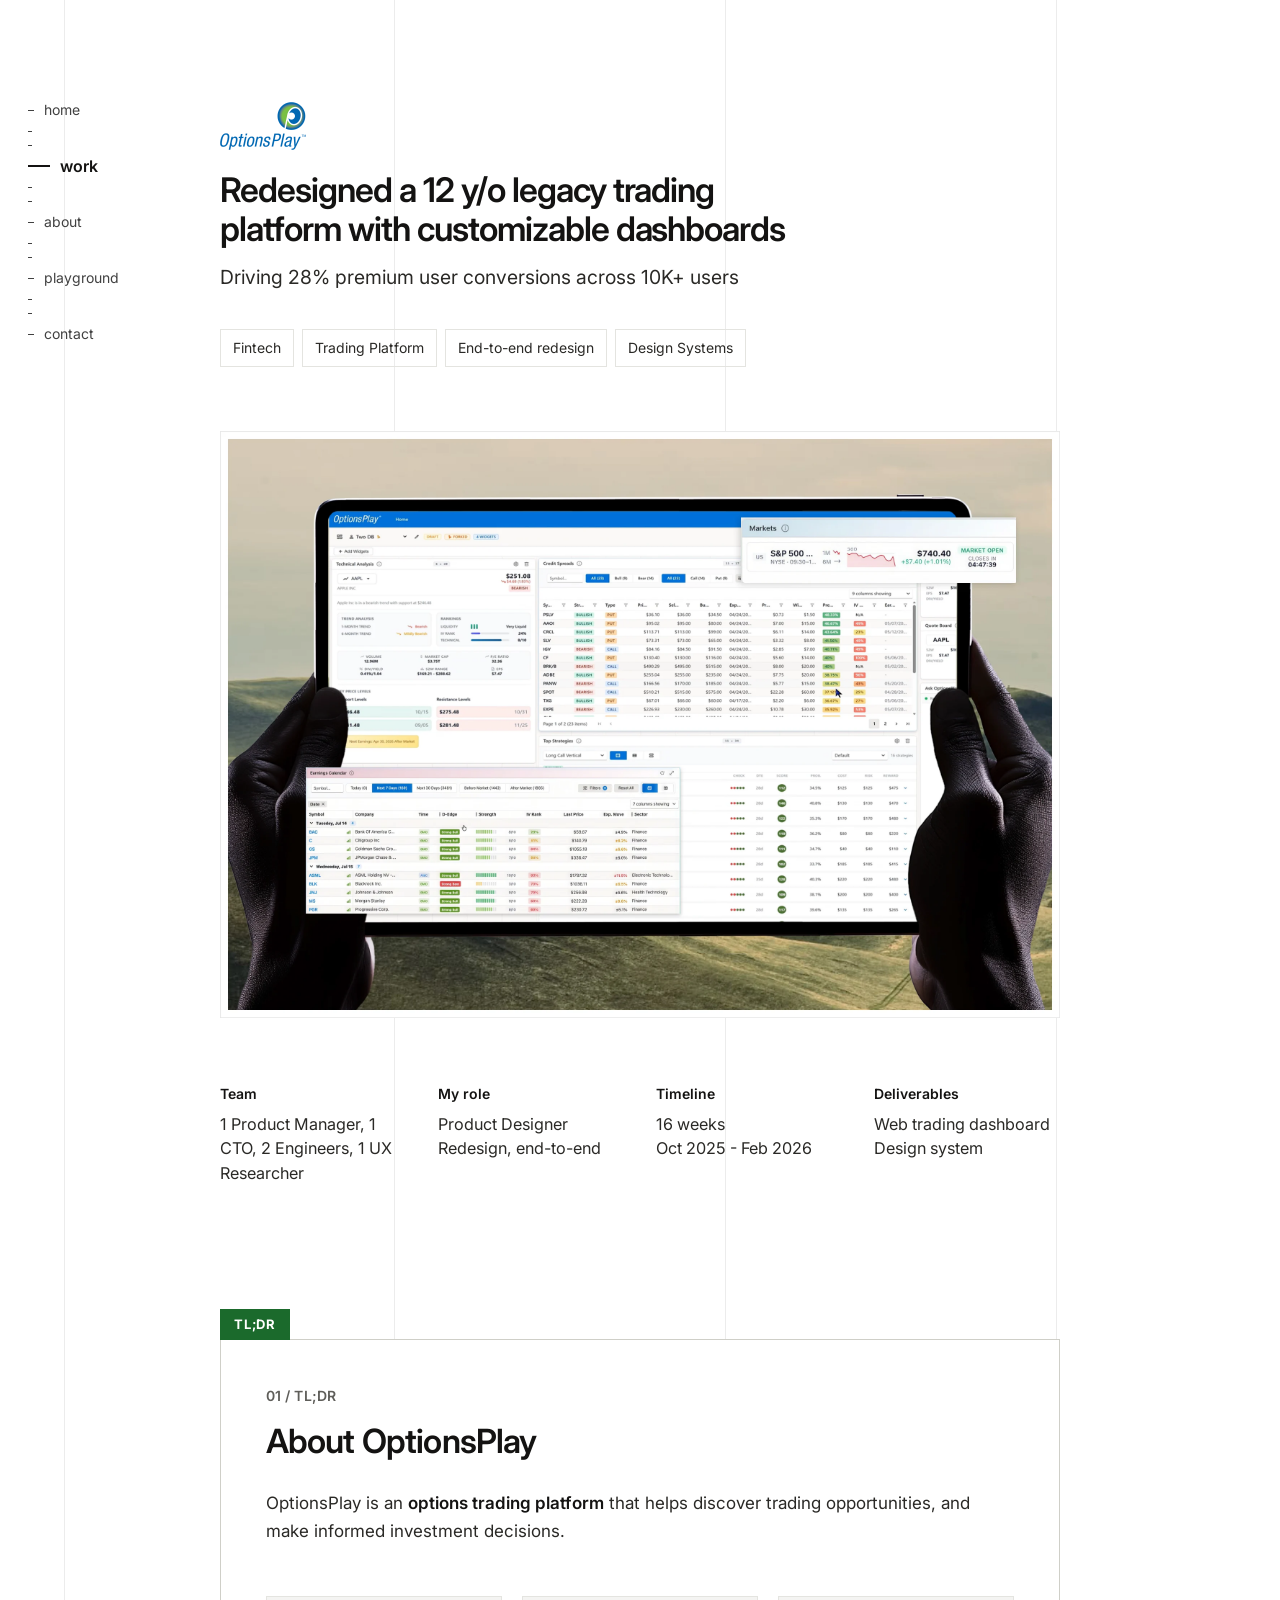
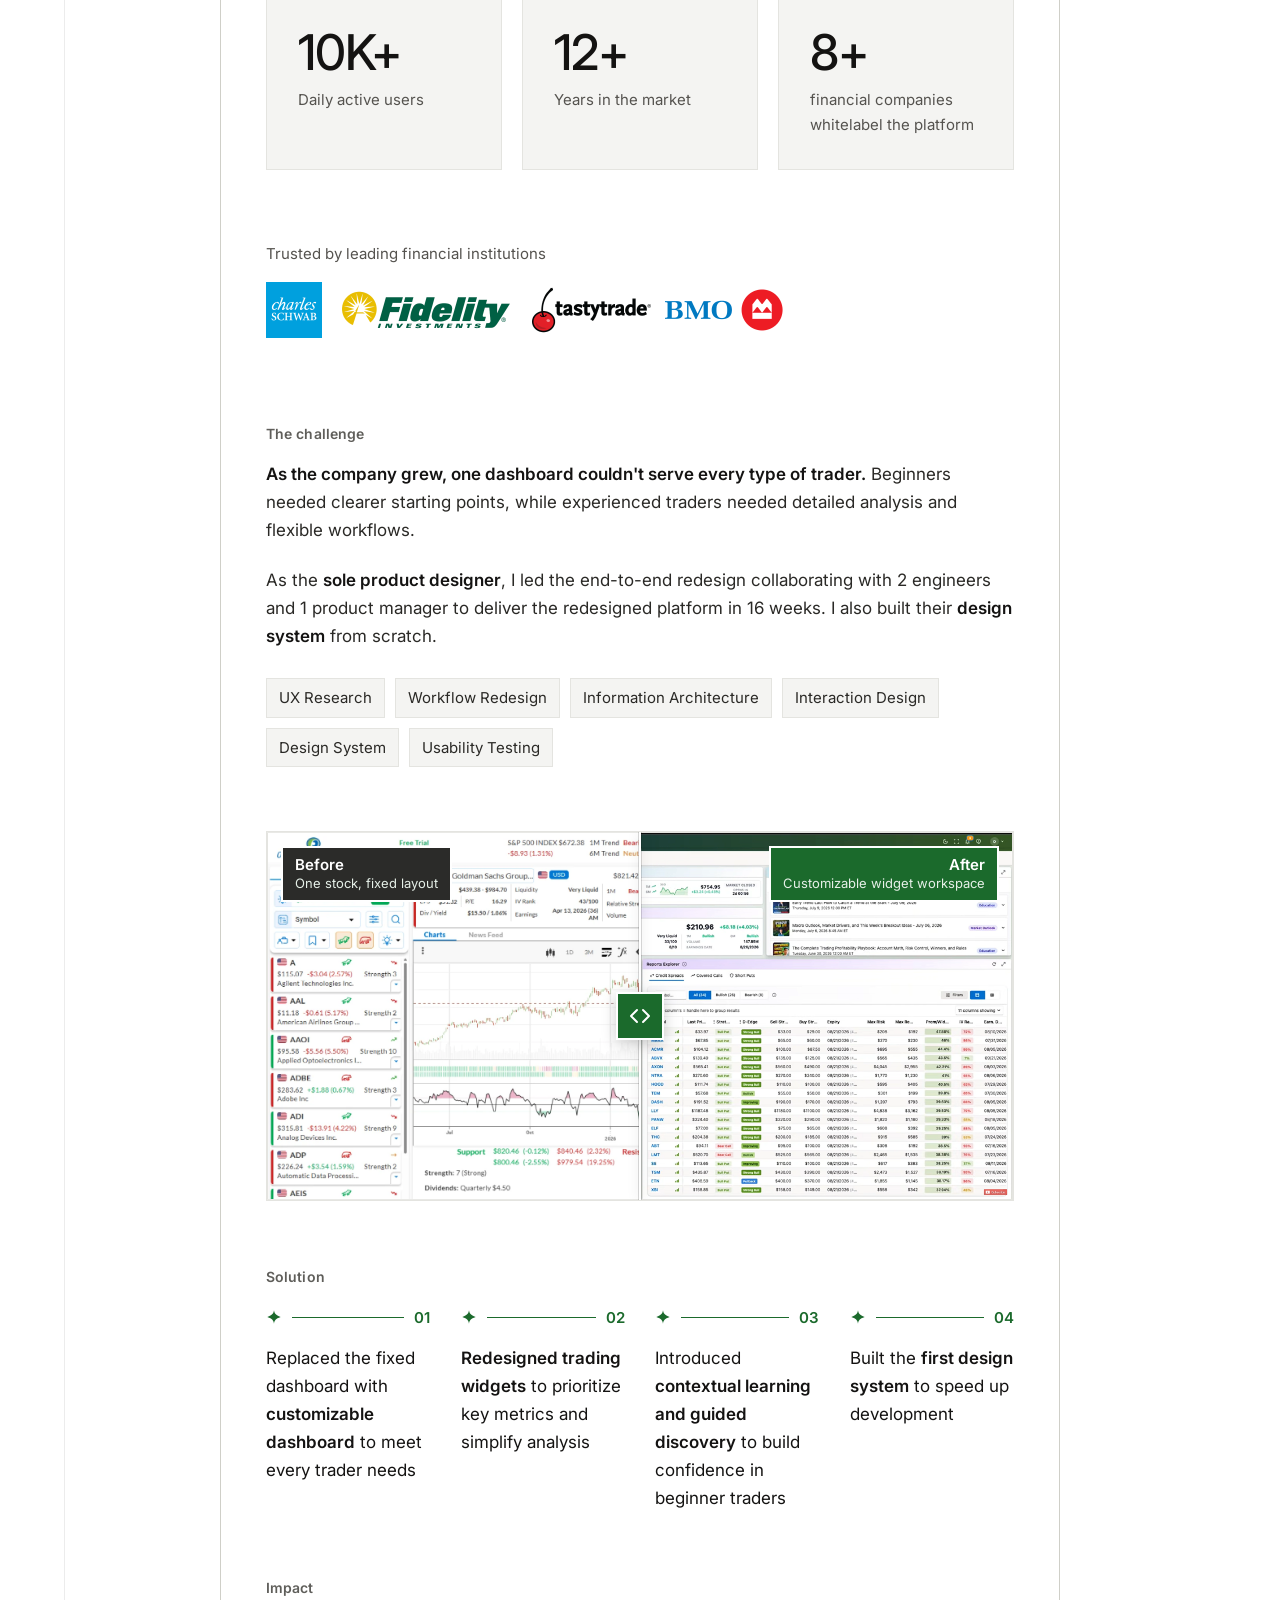
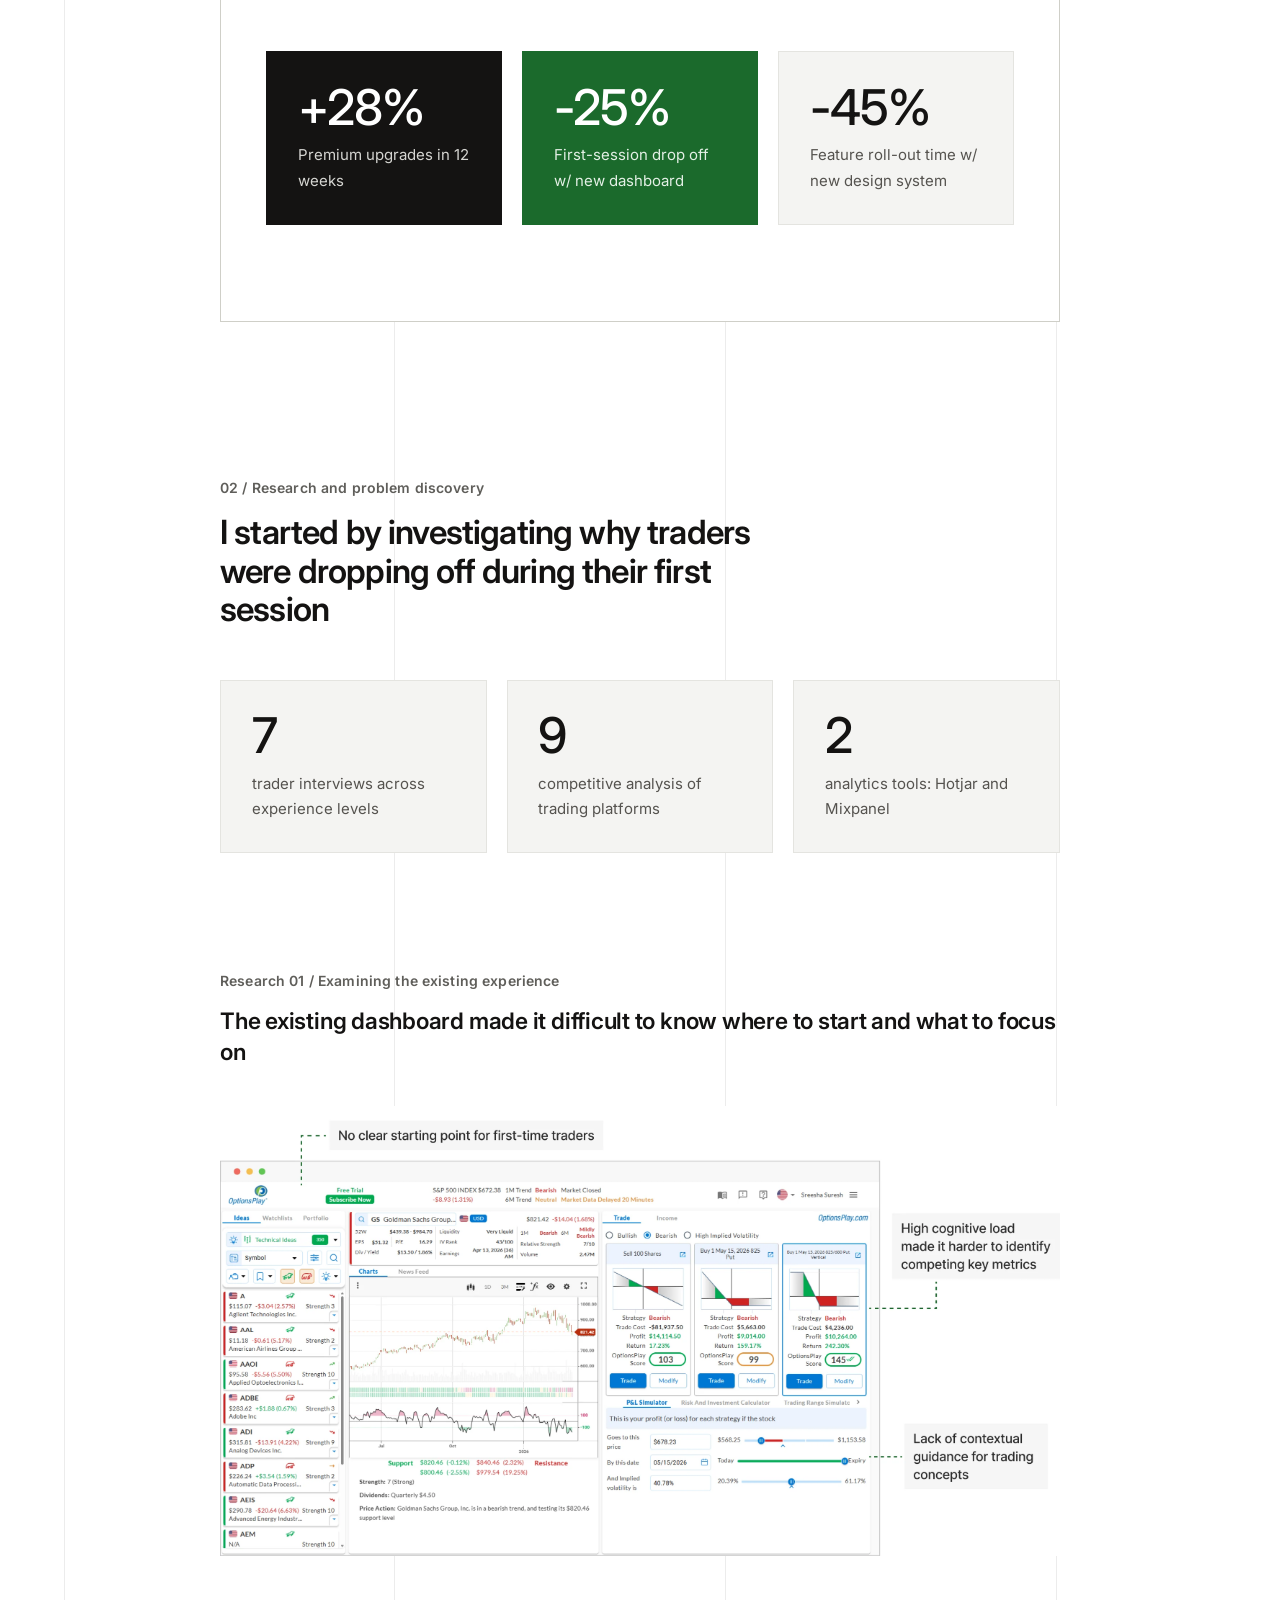
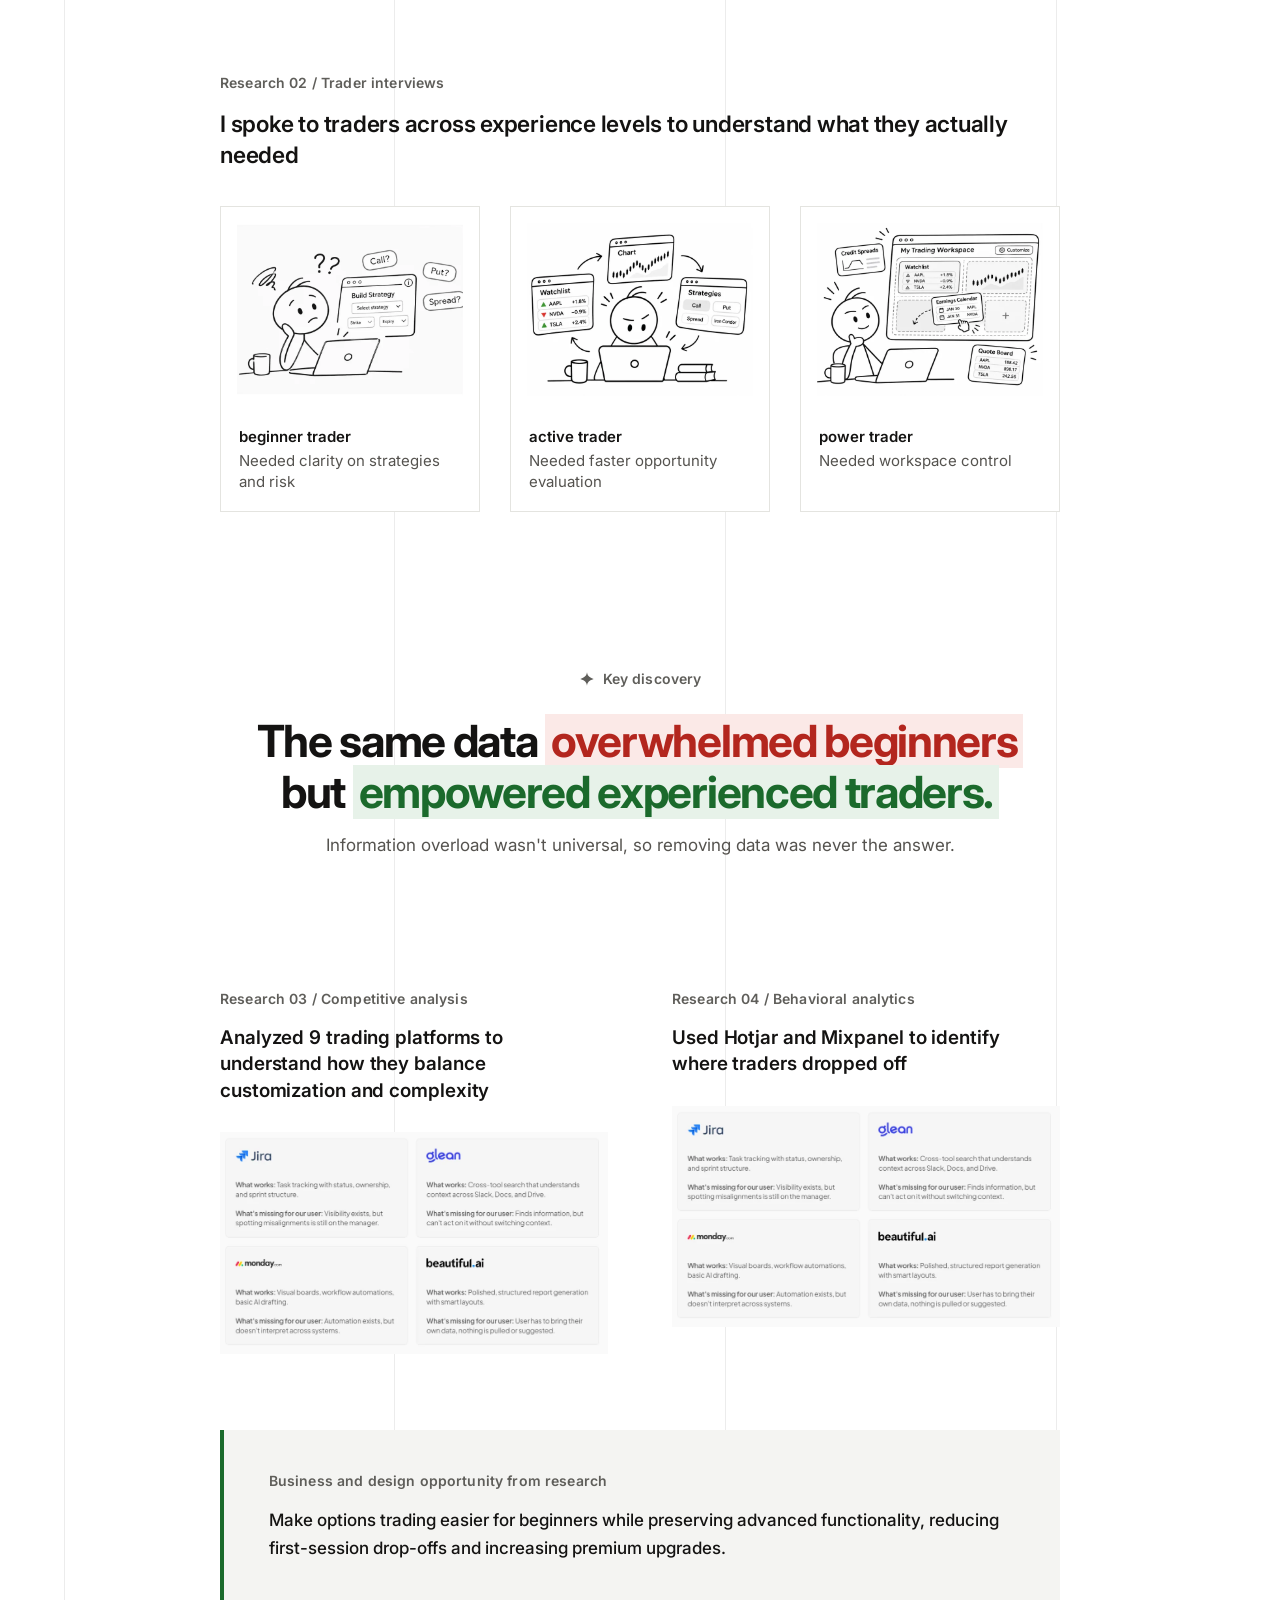
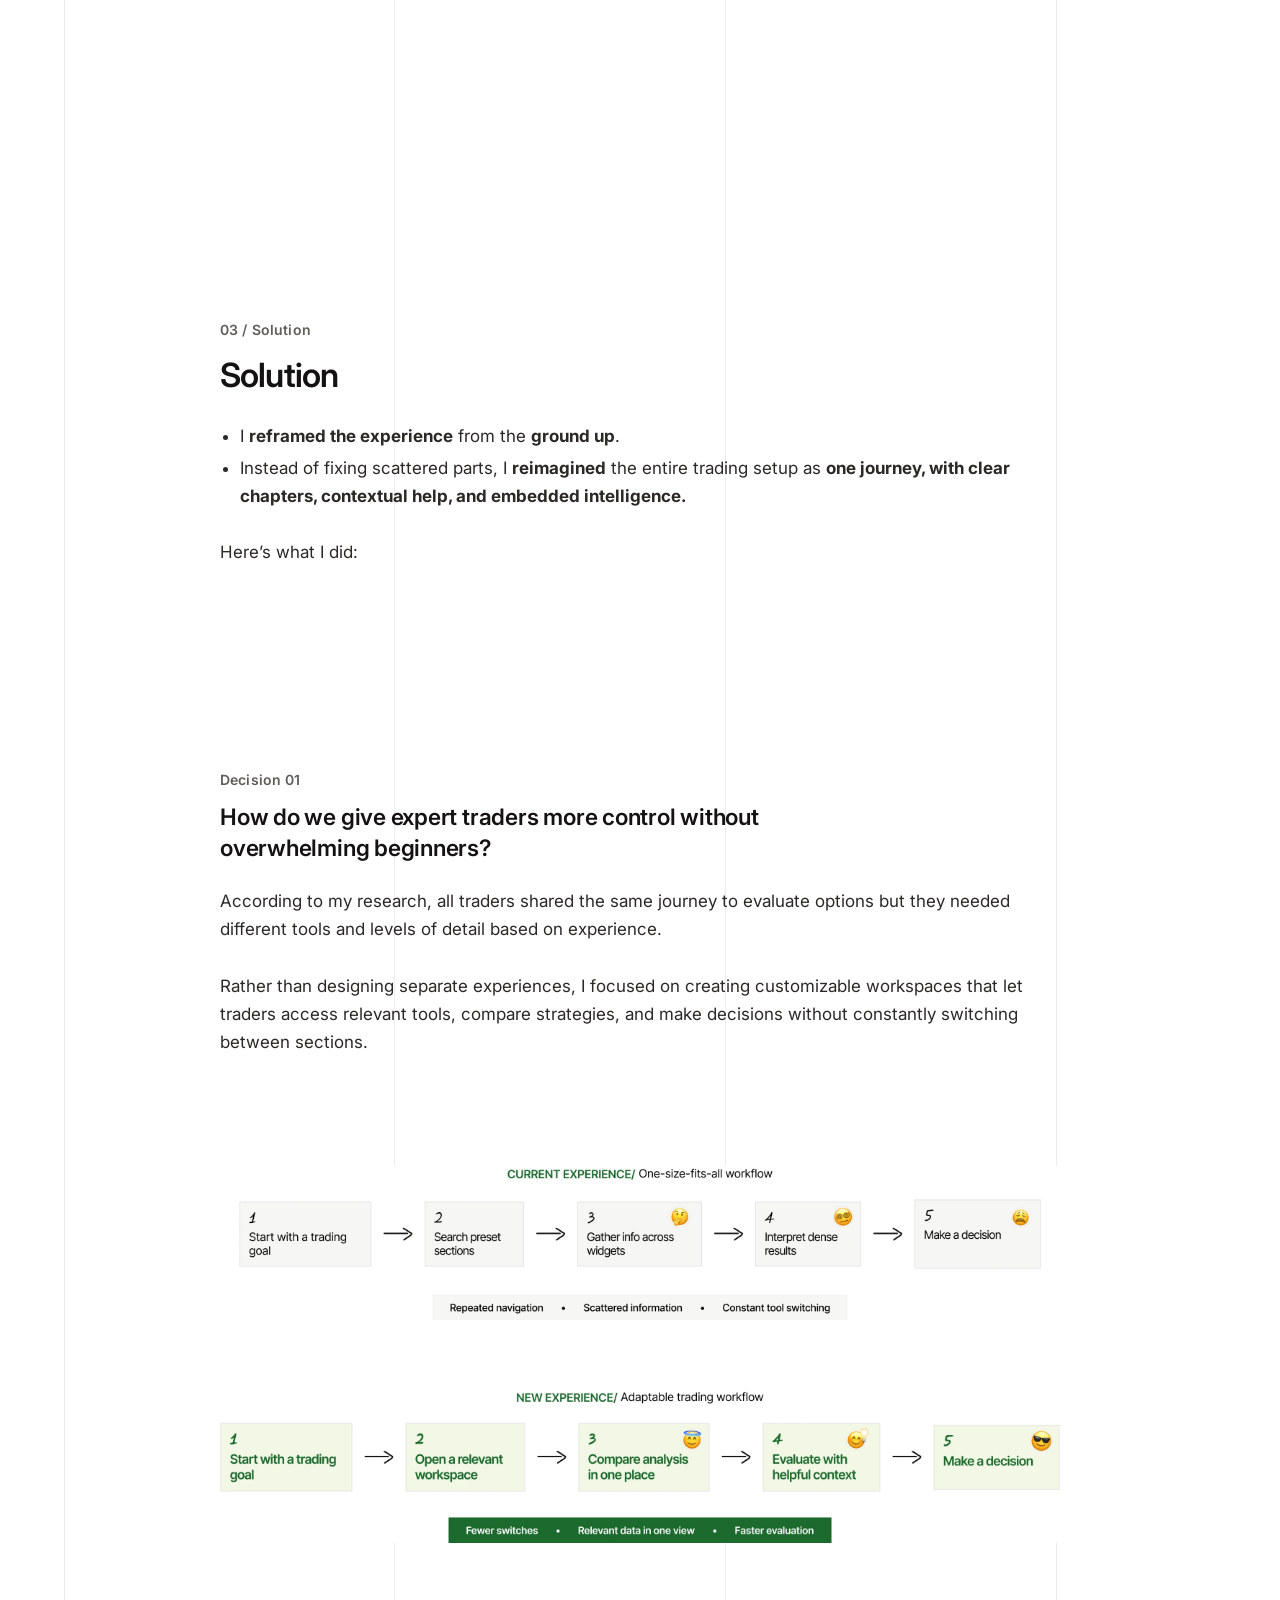
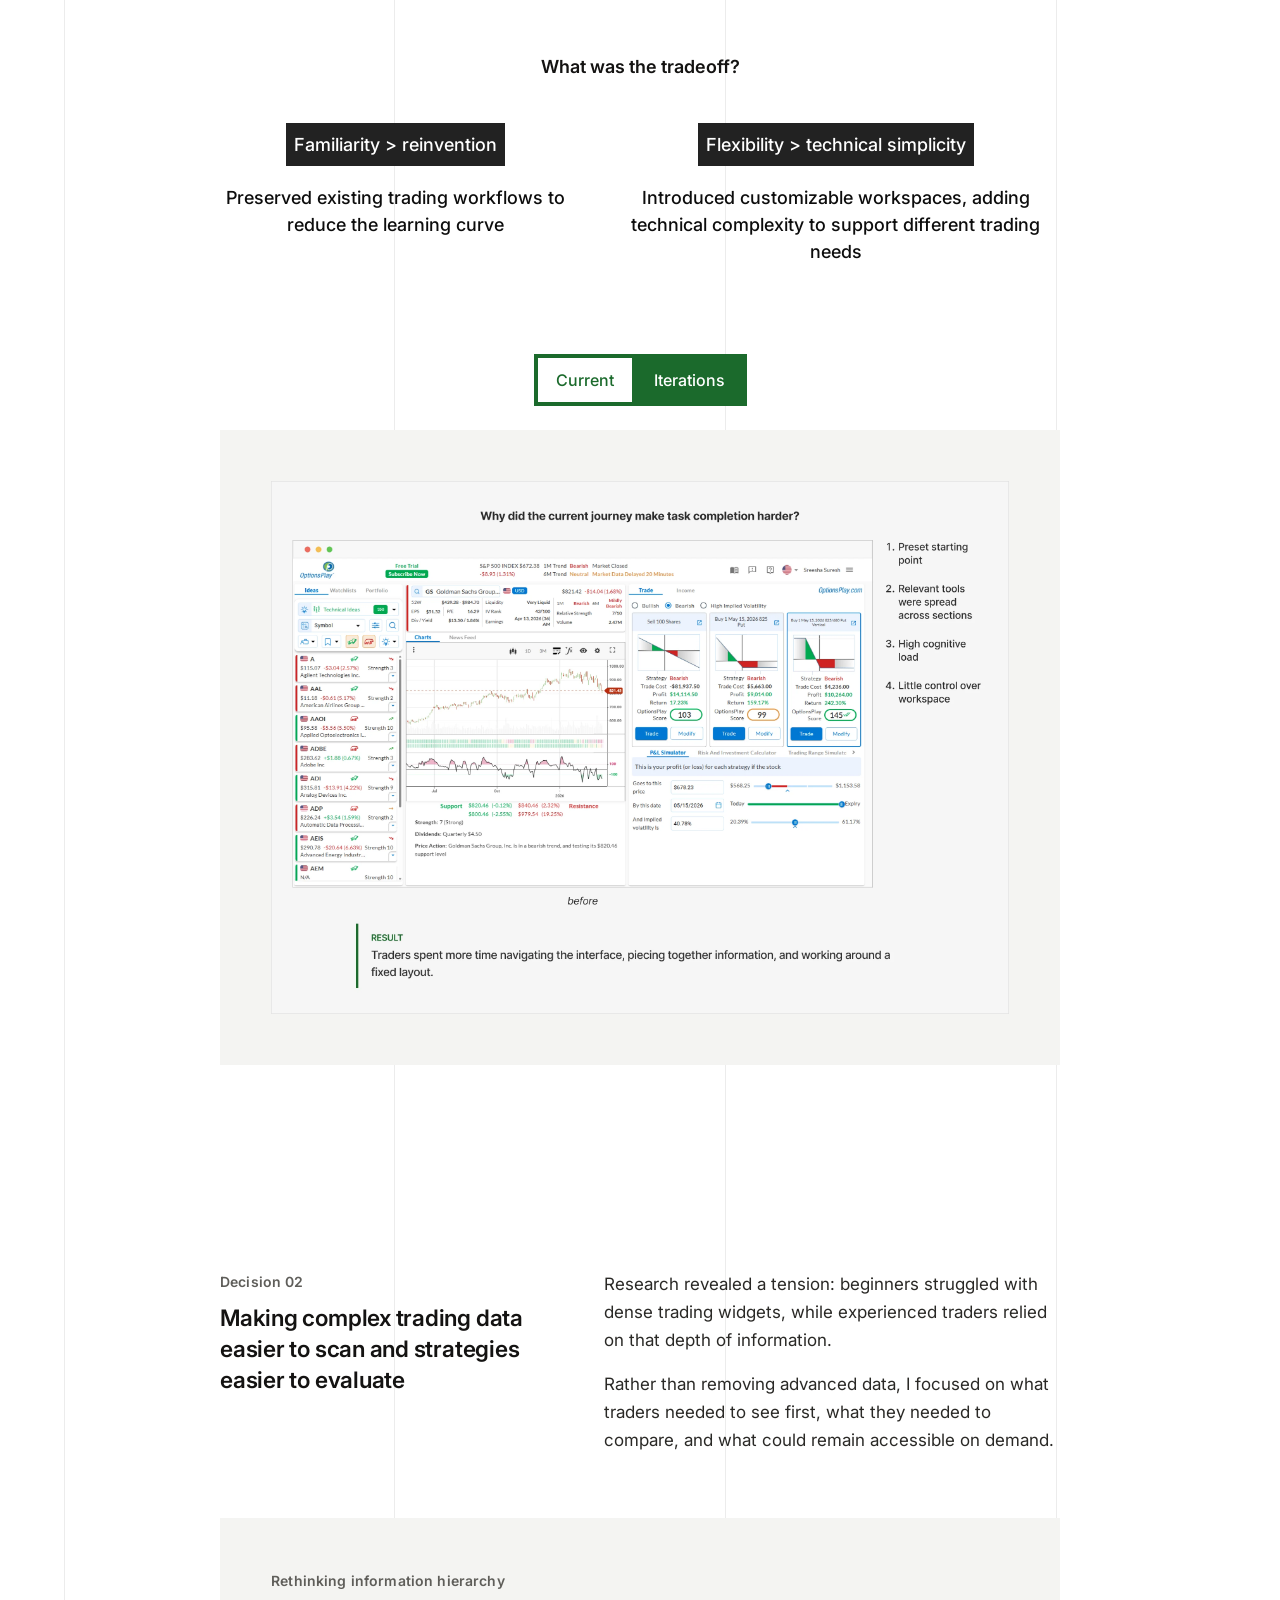
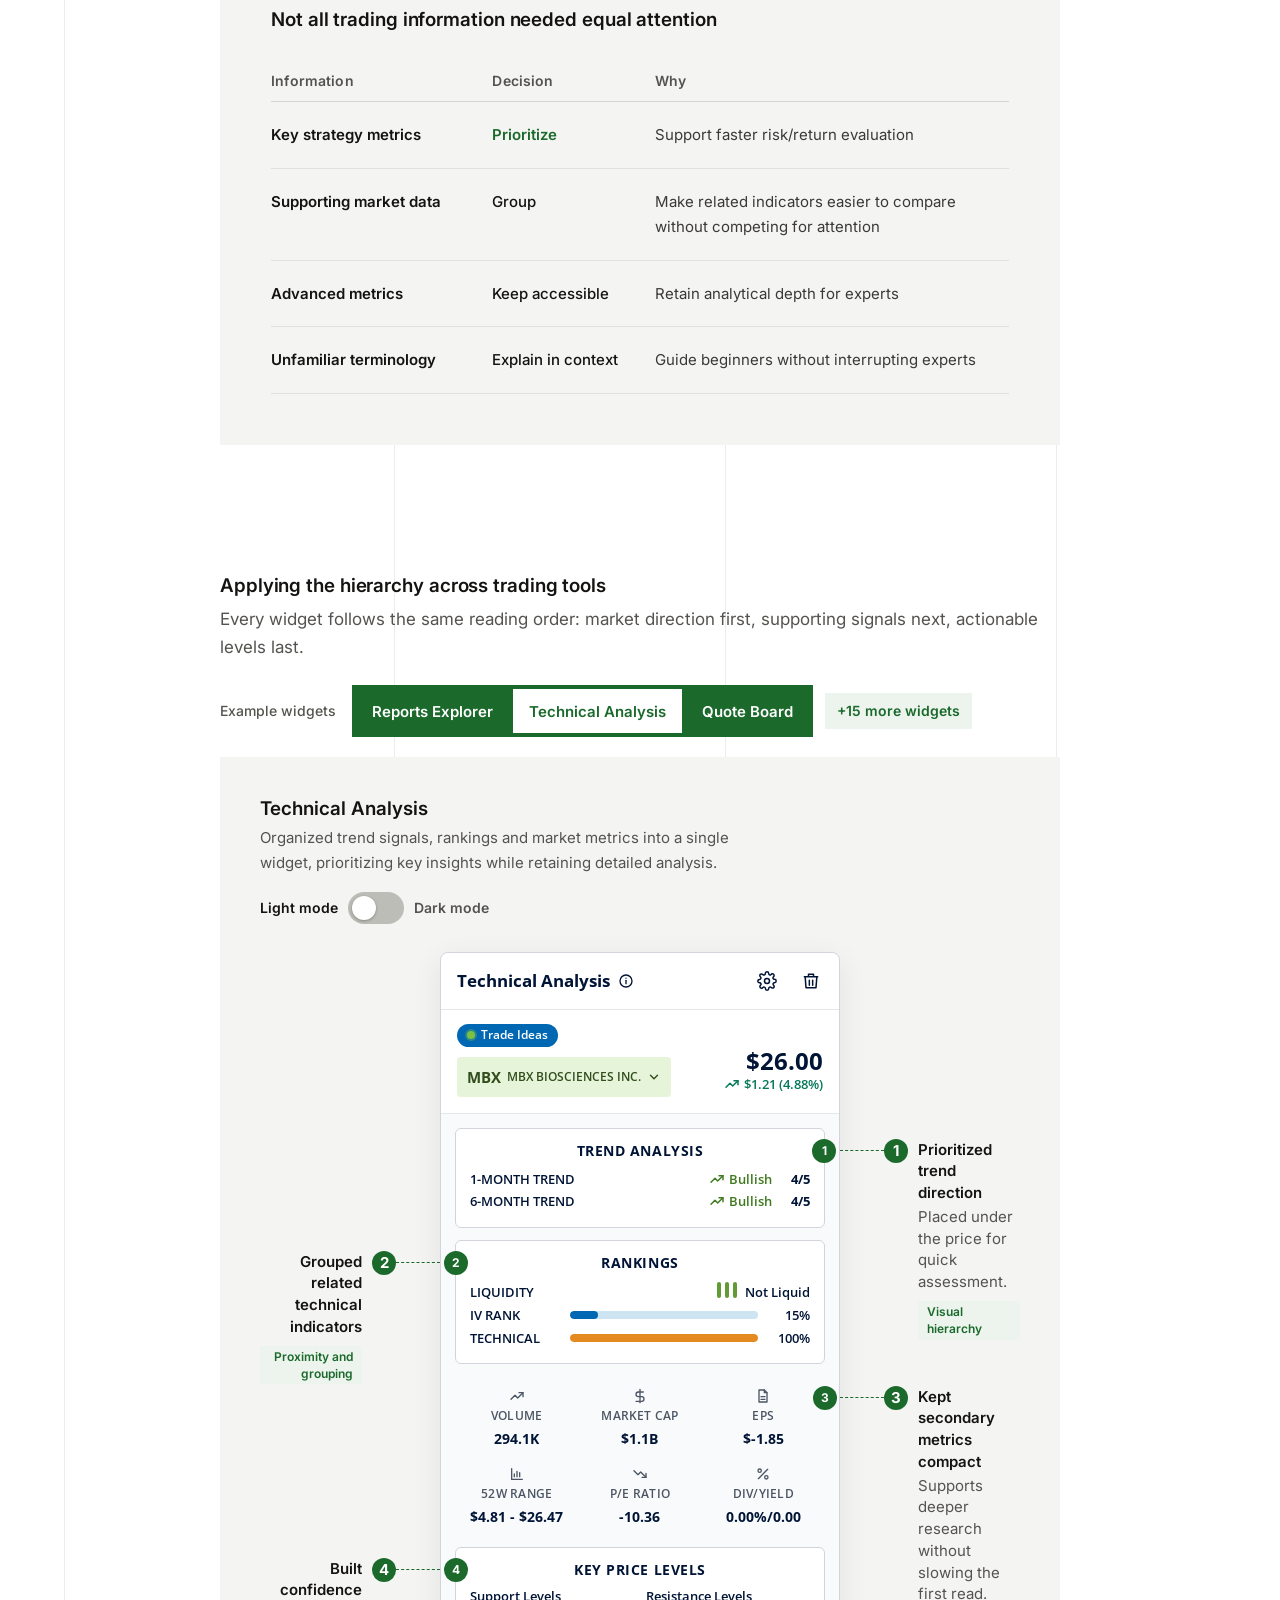
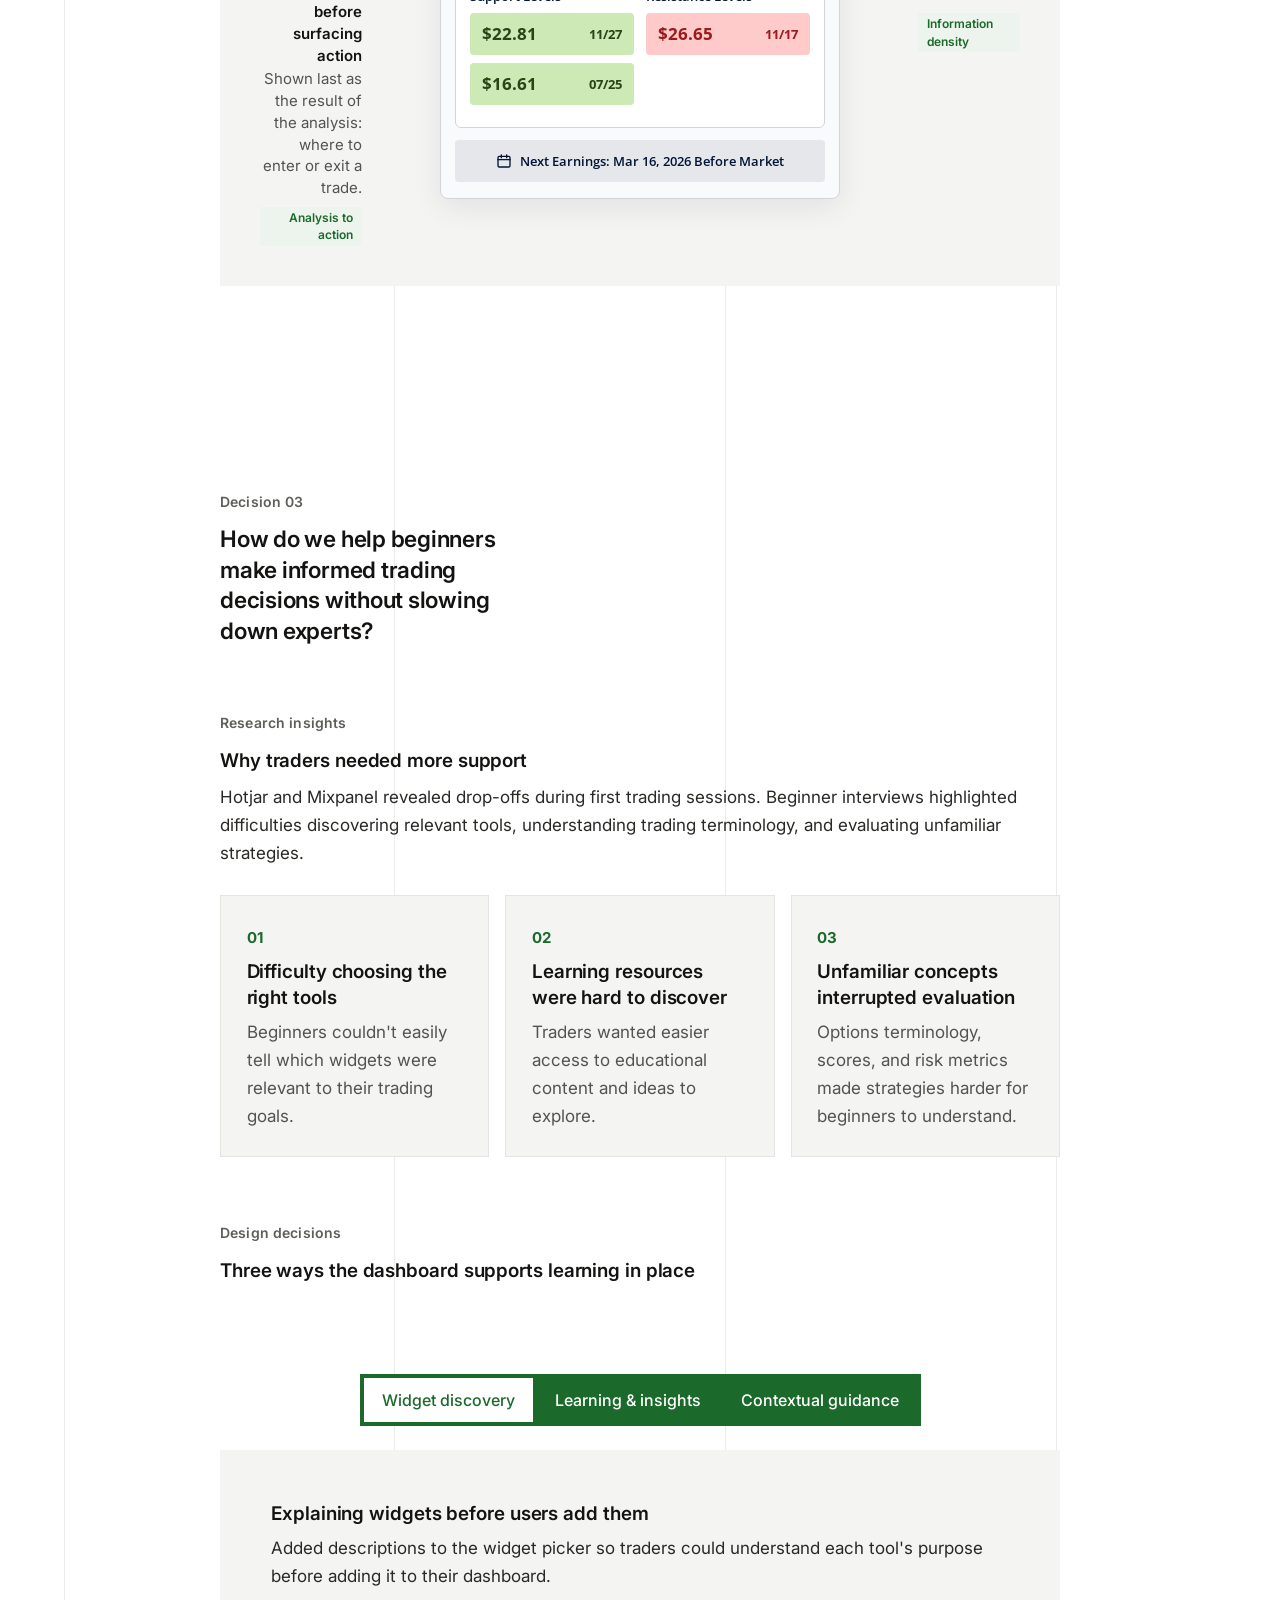
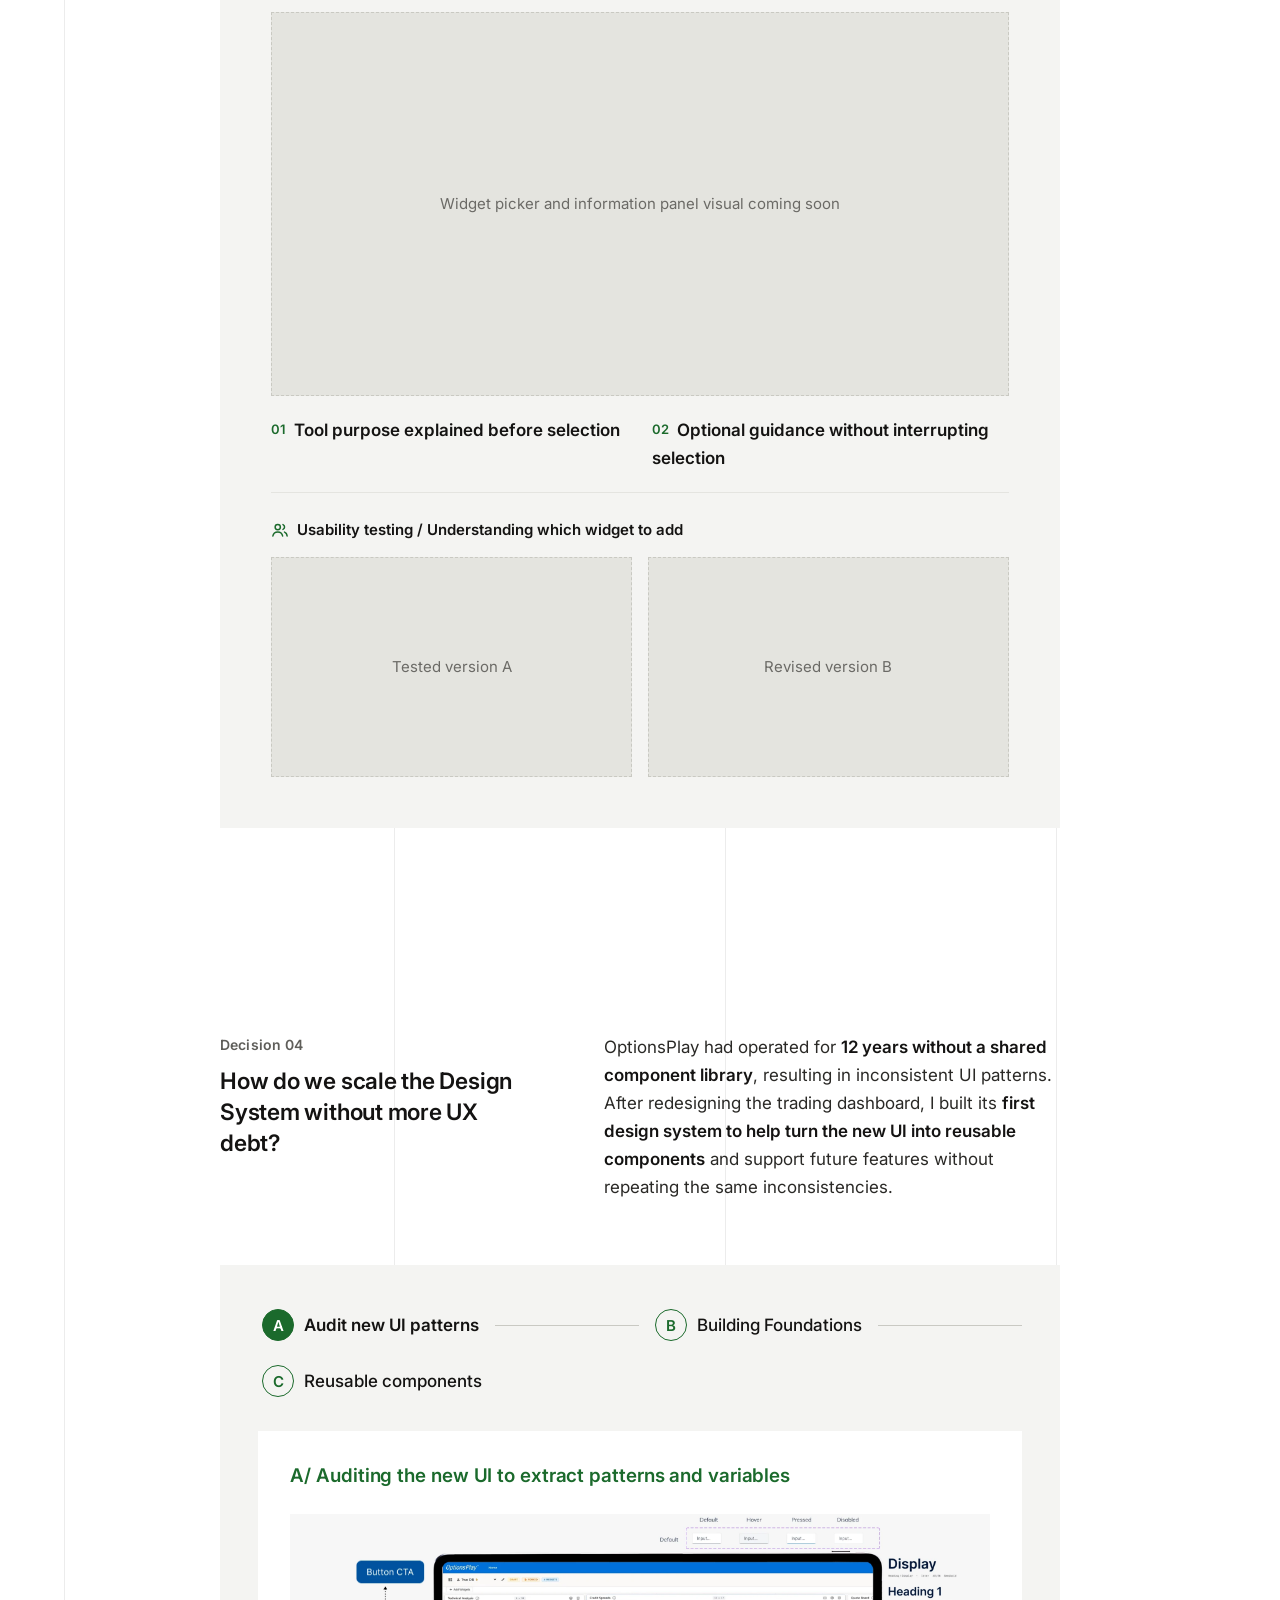
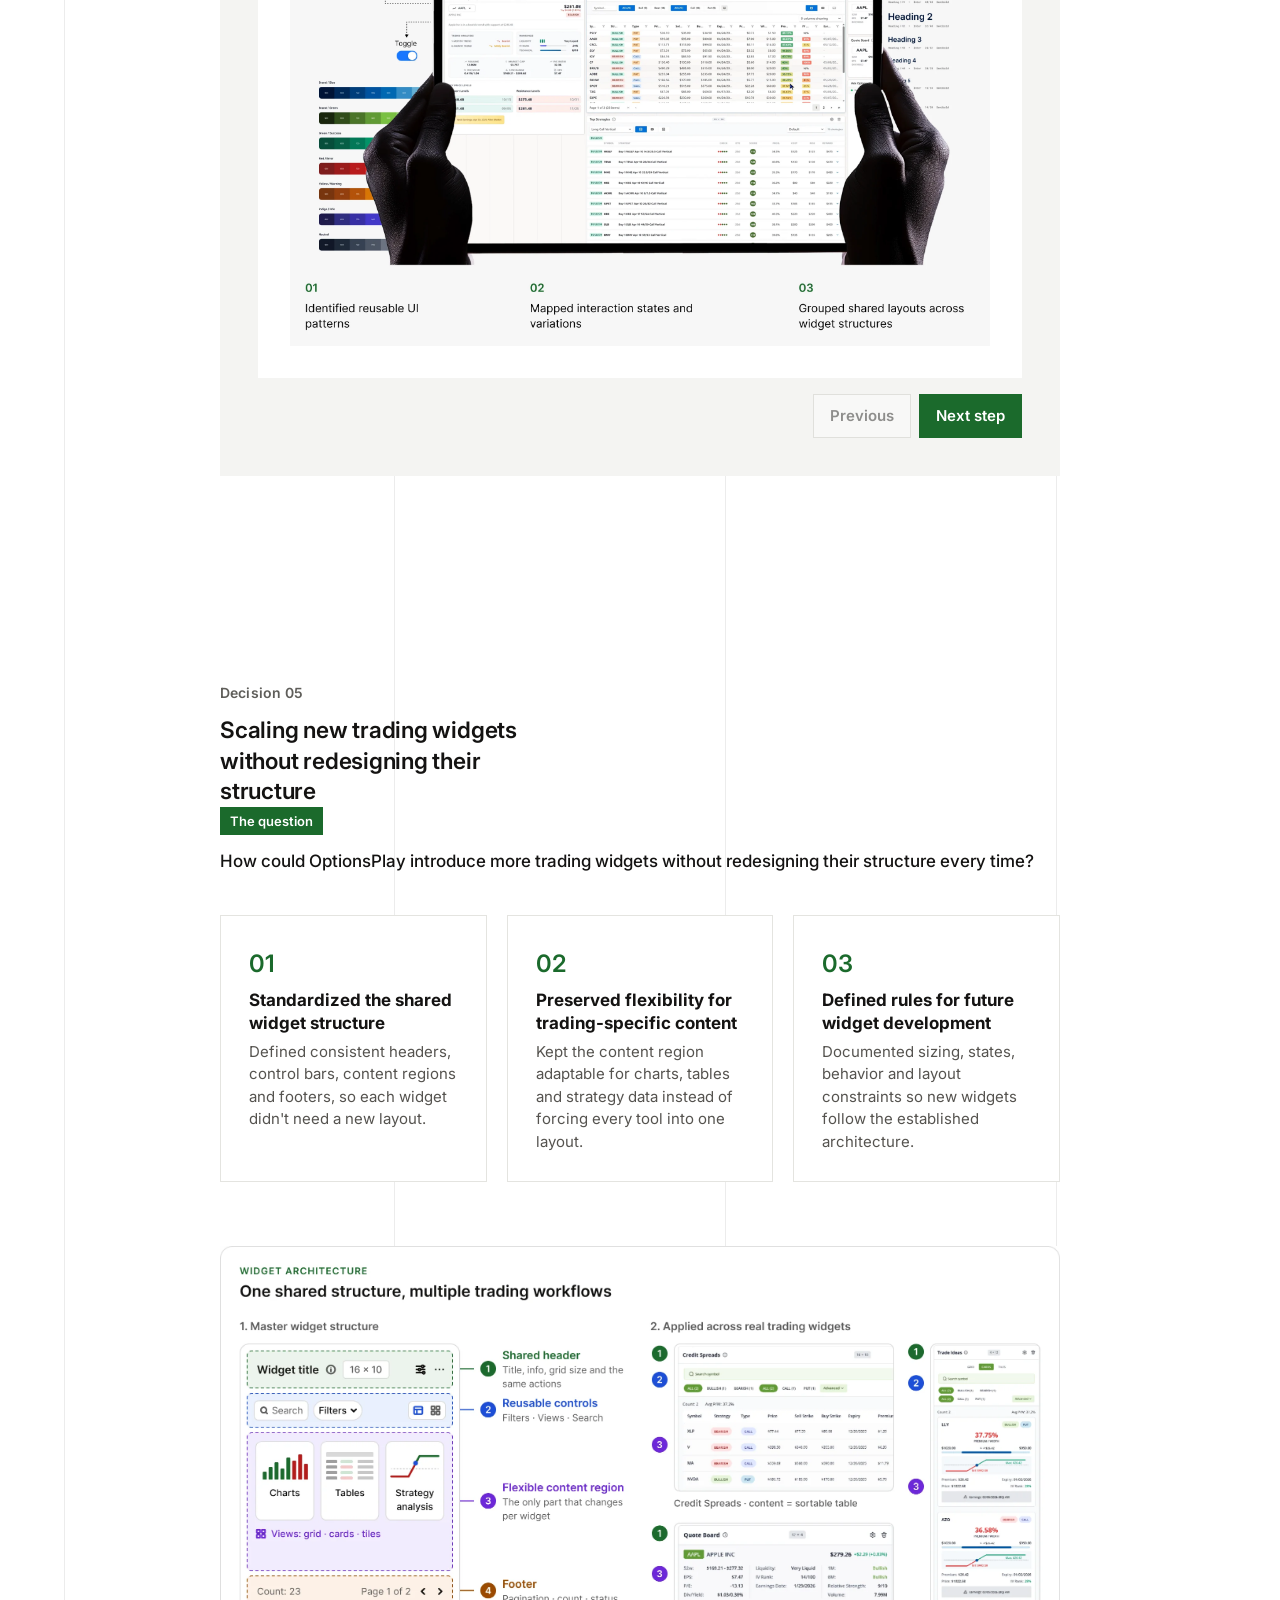
<file: optionsplay.html>
<!DOCTYPE html>
<html lang="en">
<head>
<meta charset="utf-8">
<meta name="viewport" content="width=device-width, initial-scale=1">
<title>OptionsPlay — Sreesha Suresh</title>
<meta name="description" content="How I transformed a 12 year old legacy trading dashboard into a customizable workspace, driving higher adoption and premium user conversions.">
<link rel="preconnect" href="https://fonts.googleapis.com"><link rel="preconnect" href="https://fonts.gstatic.com" crossorigin>
<link href="https://fonts.googleapis.com/css2?family=Inter:wght@400;500;600;700&family=Roboto:wght@400;500;700&family=Open+Sans:wght@400;600;700&display=swap" rel="stylesheet">
<style>
/*
VOICE: calm, confident portfolio case study; product shots and evidence carry it.
IDEA: the printed case-study spread: big numbers, captioned figures, quiet grey plates.
PICTURE: the redesigned dashboard on a tablet, then real widgets throughout.
COLOUR and TYPE: white, warm grey #F4F4F2 plates, ink #141312, portfolio green #1B6A2C; Inter.
LAYOUT: 1166px column, left section nav on wide screens, generous section spacing.
*/
:root{color-scheme:light;--bg:#fff;--ink:#141312;--muted:#55534F;--line:#E4E4E0;--plate:#F4F4F2;--brand:#1B6A2C;--brand-ink:#fff;--brand-tint:#ECF4ED;--stage:#F4F4F2;--focus:#1B6A2C}
*{box-sizing:border-box;min-width:0}
html{scroll-behavior:smooth;scroll-padding-top:88px}
@media (min-width:1280px){html{scroll-padding-top:40px}}
body{margin:0;background:var(--bg);color:var(--ink);font:clamp(16px,.3vw + 13.5px,19px)/1.7 Inter,system-ui,sans-serif;overflow-x:clip;-webkit-font-smoothing:antialiased}
img{max-width:100%;height:auto;display:block}
:focus-visible{outline:3px solid var(--focus);outline-offset:2px;border-radius:6px}
a{color:var(--brand)}
.skip{position:absolute;left:-999px;top:8px;background:#fff;padding:8px 12px;z-index:20}.skip:focus{left:8px}
.wrap{max-width:1166px;margin:0 auto;padding:0 clamp(20px,4vw,40px);box-sizing:content-box}
.cs-sec{margin-top:clamp(112px,12vw,200px)}
.cs-eyebrow{margin:0 0 14px;font-size:clamp(13px,.25vw + 11px,15px);font-weight:600;color:var(--brand);text-transform:uppercase;letter-spacing:.01em}
h1{font-size:clamp(28px,1.4vw + 16px,42px);line-height:1.15;font-weight:600;margin:20px 0 14px;letter-spacing:-.03em;max-width:none;text-wrap:balance}
@font-face{font-family:"AG";src:url(assets/fonts/apple-garamond-light.woff) format("woff");font-weight:400;font-style:normal;font-display:swap}
@font-face{font-family:"AG";src:url(assets/fonts/apple-garamond-light-italic.woff) format("woff");font-weight:400;font-style:italic;font-display:swap}
/* chapter titles carry the homepage voice: serif with italic accent letters + sparkle */
.cs-h2.vo{font-family:Inter,system-ui,sans-serif;font-weight:600;line-height:1.15;letter-spacing:-.025em;max-width:28ch}
.cs-h2.vo em{font-style:italic}
.spark{width:22px;height:22px;flex:none;margin-top:.15em;transform:rotate(var(--spin,0deg))}
/* green kept rare: labels go quiet grey; green stays for highlights, tabs and new-experience visuals */
.cs-eyebrow,.dn,.kd-k,.tradeoff-box h4,.tradeoff-box b{color:#5F5E5A!important}
.cs-eyebrow,.dn{letter-spacing:.08em}
.cs-h2{font-size:clamp(26px,1.5vw + 13px,38px);line-height:1.25;font-weight:500;margin:0 0 28px;letter-spacing:-.01em}
.cs-h3{font-size:clamp(21px,.8vw + 13px,28px);line-height:1.35;font-weight:500;margin:0 0 20px}
.cs-p{margin:0 0 22px;max-width:68ch;color:#2A2926}
.cs-p b{font-weight:600;color:var(--ink)}
/* section nav */
/* site nav: same ruler as the homepage, collapses to a menu icon once you scroll */
.site{position:fixed;left:clamp(16px,2.2vw,40px);top:8px;z-index:8;font:14px/1 Inter,sans-serif}
.site ol{list-style:none;margin:0;padding:0}
.site .menu{position:absolute;top:88px;left:0;min-width:170px;padding:0;transition:background .25s,padding .25s}
.site .menu>li{transform-origin:22px -60px;transition:transform .38s cubic-bezier(.2,.8,.2,1),opacity .28s,visibility 0s;transition-delay:calc(var(--i)*30ms)}
.site .ri{display:flex;align-items:center;gap:10px;min-height:28px;color:#414141;text-decoration:none;transition:color .2s}
.site .ri i{display:block;width:6px;height:1px;background:#414141;transition:width .25s cubic-bezier(.3,1.6,.5,1),background .2s}
.site .ri span{display:inline-block;transition:transform .25s cubic-bezier(.3,1.6,.5,1)}
.site .ri:hover{color:var(--ink)}.site .ri:hover i{width:12px;background:var(--ink)}.site .ri:hover span{transform:translateX(3px)}
.site .ri[aria-current]{color:var(--ink);font-weight:600;font-size:16px}.site .ri[aria-current] i{width:22px;height:1.5px;background:var(--ink)}
.site .mn{display:flex;flex-direction:column;gap:13px;padding:6.5px 0}.site .mn b{display:block;width:4px;height:1px;background:#414141}
.site .ri em{font-style:normal;font-size:12px;color:#555557;border:1px solid #CFCFC8;padding:2px 6px}
.mbtn{position:absolute;top:0;left:0;appearance:none;border:1px solid var(--line);background:#fff;width:44px;height:44px;display:grid;place-items:center;cursor:pointer;color:var(--ink);opacity:0;visibility:hidden;transform:scale(.5) rotate(-90deg);transition:transform .35s cubic-bezier(.3,1.4,.5,1),opacity .2s,visibility 0s .35s,border-color .2s}
.mbtn:hover{border-color:#BDBDB6}
.mbtn .bars{position:relative;width:20px;height:14px}
.mbtn .bars b{position:absolute;left:0;width:20px;height:1.8px;background:currentColor;transition:transform .3s cubic-bezier(.2,.8,.2,1),opacity .2s}
.mbtn .bars b:nth-child(1){top:0}.mbtn .bars b:nth-child(2){top:6px}.mbtn .bars b:nth-child(3){top:12px}
.site.open .mbtn .bars b:nth-child(1){transform:translateY(6px) rotate(45deg)}.site.open .mbtn .bars b:nth-child(2){opacity:0;transform:scaleX(.2)}.site.open .mbtn .bars b:nth-child(3){transform:translateY(-6px) rotate(-45deg)}
/* collapsed: links fold up into the menu button */
.site.col .mbtn{opacity:1;visibility:visible;transform:none;transition-delay:.12s,.12s,0s,0s}
.site.col .menu>li{opacity:0;visibility:hidden;transform:translateY(calc(-40px - var(--i)*22px)) scale(.3);transition-delay:calc((8 - var(--i))*22ms),calc((8 - var(--i))*22ms),.45s}
/* reopened: links unfold back to where they were */
.site.col.open .menu{background:#fff;padding:10px 20px 10px 0;box-shadow:-40px 0 0 #fff}
@media (max-width:1279px){.site.col.open .menu{box-shadow:-40px 0 0 #fff,1px 0 0 var(--line),-40px 1px 0 var(--line),0 1px 0 var(--line)}}
.site.col.open .menu>li{opacity:1;visibility:visible;transform:none;transition-delay:calc(var(--i)*35ms),calc(var(--i)*35ms),0s}
@media (prefers-reduced-motion:reduce){.site *{transition:none!important}}
.tbar{position:fixed;top:0;left:0;right:0;z-index:6;background:rgba(255,255,255,.96);backdrop-filter:blur(8px);transform:translateY(-100%);visibility:hidden;transition:transform .25s ease,visibility 0s linear .25s}
.tbar.on{transform:none;visibility:visible;transition:transform .25s ease}
@media (prefers-reduced-motion:reduce){.tbar,.tbar.on{transition:none}}
.tbar ol{list-style:none;display:flex;align-items:center;gap:4px;margin:0 auto;padding:8px clamp(20px,4vw,40px) 8px calc(clamp(20px,4vw,40px) + 56px);max-width:1246px;overflow-x:auto;scrollbar-width:none}
.tbar ol::-webkit-scrollbar{display:none}
.tbar a{display:inline-flex;align-items:center;min-height:40px;padding:0 14px;border-radius:0;color:var(--muted);text-decoration:none;font-size:15px;white-space:nowrap}
.tbar a[aria-current]{background:var(--brand);color:#fff}
@media (min-width:1280px){.tbar ol{max-width:min(1166px,calc(100vw - 440px));padding-left:0;padding-right:0;box-sizing:content-box}main,.cs-foot{margin-left:auto!important;margin-right:auto!important}.wrap{max-width:min(1166px,calc(100vw - 440px))}}
/* hero */
.cs-hero{padding-top:clamp(64px,8vw,150px)}
.cs-hero .lead{font-size:clamp(17px,.5vw + 13px,21px);line-height:1.6;max-width:60ch;color:#2A2926;margin:0 0 36px}
.tags{display:flex;flex-wrap:wrap;gap:8px;list-style:none;margin:0;padding:0}
.tags li{font-size:14px;border:1px solid var(--line);padding:6px 12px;border-radius:4px;color:#2A2926}
.hero-img{margin-top:clamp(48px,5vw,80px);background:var(--plate);border-radius:6px;overflow:hidden}
.details{display:grid;grid-template-columns:repeat(4,minmax(0,1fr));gap:32px;margin-top:clamp(48px,5vw,72px);padding-top:0}
.details dt{font-size:14px;font-weight:600;margin-bottom:6px}
.details dd{margin:0;font-size:clamp(15px,.25vw + 13px,17px);line-height:1.5;color:#2A2926}
/* stats */
.cs-stats{display:grid;grid-template-columns:repeat(3,minmax(0,1fr));gap:20px;margin:clamp(36px,4vw,56px) 0}
.cs-stat{background:var(--plate);border:1px solid var(--line);padding:clamp(24px,2.4vw,36px);display:flex;flex-direction:column;gap:10px}
.cs-stat strong{font-size:clamp(40px,2.6vw + 16px,60px);line-height:1;font-weight:500;letter-spacing:-.02em}
.cs-stat span{font-size:16px;color:var(--muted)}
.cs-stat.dark{background:#141312;border-color:#141312;color:#fff}.cs-stat.dark span{color:#D6D6D2}
.cs-stat.green{background:var(--brand);border-color:var(--brand);color:#fff}.cs-stat.green span{color:#E3F0E5}
.chips{display:flex;flex-wrap:wrap;gap:10px;list-style:none;margin:28px 0 clamp(48px,5vw,72px);padding:0}
.chips li{font-size:16px;background:var(--plate);border:1px solid var(--line);padding:6px 12px;color:#2A2926}
.fig{margin:0}
.fig figcaption{font-size:15px;color:var(--muted);margin-top:10px;font-style:italic;text-align:center}
.before-plate{position:relative;background:var(--plate);padding:clamp(16px,3vw,40px);border:1px solid var(--line)}
.before-plate .lbl{position:absolute;top:14px;left:14px;background:var(--brand);color:#fff;font-size:16px;padding:4px 10px}
.ba-f{position:relative;aspect-ratio:2559/1263;overflow:hidden;border:1px solid var(--line);background:#fff;user-select:none;touch-action:pan-y}
.ba.before-plate{background:none;padding:0;border:0}
.ba img{border:0;box-shadow:none}
.ba-a{position:absolute;inset:0;width:100%;height:100%;object-fit:cover;object-position:left top}
.ba-b{position:absolute;inset:0;background:#fff;clip-path:inset(0 calc(100% - var(--p)) 0 0)}
.ba-b img{width:100%;height:100%;object-fit:cover;object-position:left top}
.ba .lbl{top:14px;bottom:auto;left:14px;z-index:2;pointer-events:none;display:flex;flex-direction:column;gap:2px;padding:8px 12px;border:2px solid #fff;font-size:15px;font-weight:600;line-height:1.2;transition:opacity .2s}
.ba .lbl small{font-size:13px;font-weight:400;opacity:1;color:#E6F0E8}
.ba .lbl-b{background:#2B2B29}
.ba .lbl-r{left:auto;right:14px;text-align:right}
.ba.lo .lbl-b,.ba.hi .lbl-r{opacity:0}
@media (max-width:640px){.ba .lbl{padding:4px 8px;font-size:13px;top:8px;left:8px}.ba .lbl-r{left:auto;right:8px}.ba .lbl small{display:none}.ba-k{width:44px;height:44px}}
.ba-line{position:absolute;top:0;bottom:0;left:var(--p);width:2px;margin-left:-1px;background:#fff;box-shadow:0 0 0 1px rgba(0,0,0,.15),0 0 12px rgba(0,0,0,.2);z-index:3;pointer-events:none}
.ba-k{position:absolute;top:50%;left:50%;width:48px;height:48px;border:2px solid #fff;transition:transform .15s;transform:translate(-50%,-50%);display:grid;place-items:center;background:var(--brand);color:#fff;box-shadow:0 4px 14px rgba(0,0,0,.2)}
.ba-r{position:absolute;inset:0;width:100%;height:100%;margin:0;opacity:0;cursor:ew-resize;z-index:4}
.ba-r:focus-visible~.ba-line .ba-k,.ba-f:has(.ba-r:focus-visible) .ba-k{outline:3px solid var(--ink);outline-offset:3px}
.ba-f:hover .ba-k,.ba.drag .ba-k{transform:translate(-50%,-50%) scale(1.08)}
.ba.anim .ba-line{transition:left .7s cubic-bezier(.4,0,.2,1)}.ba.anim .ba-b{transition:clip-path .7s cubic-bezier(.4,0,.2,1)}
@media (prefers-reduced-motion:reduce){.ba.anim .ba-line,.ba.anim .ba-b{transition:none}}
.ba-cap{margin-top:12px;font-size:14px;color:#555557}
.before-plate img{border:1px solid var(--line);box-shadow:0 10px 30px rgba(0,0,0,.08)}
/* TL;DR */
.tl-box{position:relative;border:1px solid #CFCFC8;padding:clamp(24px,3.5vw,48px);margin-top:34px}
.tl-box::before{content:"TL;DR";position:absolute;top:0;left:-1px;transform:translateY(-100%);background:var(--brand);color:#fff;font:700 13px/1 Inter,sans-serif;letter-spacing:.06em;padding:9px 14px}
.trusted{display:flex;flex-wrap:wrap;align-items:center;gap:16px 40px;margin:clamp(28px,3vw,44px) 0 0;padding:20px 0}
.trusted p{margin:0;font-size:16px;color:var(--muted)}
.trusted img{width:min(517px,100%)}
.tl-block{margin-top:clamp(48px,5vw,72px)}
.sol{list-style:none;margin:16px 0 0;padding:0;display:grid;grid-template-columns:repeat(4,minmax(0,1fr));gap:clamp(20px,2.4vw,36px)}
.sol-h{display:flex;align-items:center;gap:10px;color:var(--brand);margin-bottom:14px}
.sol-h::after{content:"";order:1;flex:1;border-top:1px solid var(--brand)}
.sol-h i{order:2;font-style:normal;font-weight:600;font-size:15px}
.sol p{margin:0;font-size:clamp(16px,.3vw + 13.5px,18px);line-height:1.55}
.sol b{font-weight:600}
.icard{border:1px solid var(--line);background:#fff}
.icard img{border:0!important;padding:16px!important;aspect-ratio:auto!important}
.icard figcaption{margin:0;font-style:normal;text-align:left;padding:14px 18px 18px;font-size:16px;color:var(--muted);line-height:1.45}
.icard figcaption b{display:block;color:var(--ink);font-weight:600;margin-bottom:2px}
.kd{margin:clamp(112px,12vw,200px) 0 clamp(16px,2vw,40px);text-align:center;padding:0 clamp(0px,2vw,24px)}
.kd-k{display:inline-flex;align-items:center;gap:8px;margin:0 0 clamp(18px,2vw,28px);color:var(--brand);font-size:clamp(12px,.25vw + 10.5px,15px);font-weight:600;text-transform:uppercase;letter-spacing:.06em}
.kd-q{margin:0 auto;max-width:none;font-size:clamp(26px,2.6vw + 11px,52px);line-height:1.15;font-weight:700;letter-spacing:-.03em;text-wrap:balance}
@media (max-width:760px){.kd-br{display:none}}
.kd .mk{padding:0 .14em;border-radius:.12em;-webkit-box-decoration-break:clone;box-decoration-break:clone}
.kd .mk.o{background:#FBE9E7;color:#B3261E}.kd .mk.e{background:#E7F2E9;color:var(--brand)}
.kd-f{margin:clamp(8px,1vw,14px) auto 0;max-width:62ch;color:var(--muted);font-size:clamp(16px,.4vw + 13px,19px)}
.cs-h4{font-size:clamp(18px,.45vw + 14px,22px);line-height:1.4;font-weight:500;margin:0 0 8px;max-width:60ch}
/* 3.3 */
.g33{margin-top:clamp(48px,5vw,72px)}
.finds{display:grid;grid-template-columns:repeat(3,minmax(0,1fr));gap:16px;margin-top:28px}
.find{background:var(--plate);border:1px solid var(--line);padding:clamp(20px,2vw,28px)}
.find b{color:var(--brand);font-size:16px}
.find h5{margin:8px 0 6px;font-size:clamp(17px,.3vw + 14px,20px);line-height:1.3;font-weight:600}
.find p{margin:0;font-size:15px;color:var(--muted);line-height:1.5}
.gp .gp-h{margin:0 0 6px;font-size:clamp(20px,.6vw + 14px,24px);font-weight:500}
.ph{display:grid;place-items:center;min-height:220px;background:#E4E4DF;border:1px dashed #C9C9C2;color:#6B6A66;font-size:15px;text-align:center;padding:20px}
.ph.big{min-height:clamp(260px,30vw,400px);margin-top:20px}
.gp-pts{display:grid;grid-template-columns:1fr 1fr;gap:24px;margin-top:20px;padding-bottom:20px;border-bottom:1px solid var(--line)}
.gp-pts p{margin:0;font-weight:600;font-size:16px}.gp-pts i{font-style:normal;color:var(--brand);font-size:13px;margin-right:8px;vertical-align:.15em}
.ut{display:flex;align-items:center;gap:8px;font-weight:600;margin:24px 0 14px;font-size:16px}.ut svg{color:var(--brand)}
.ab{display:grid;grid-template-columns:1fr 1fr;gap:16px}
/* research */
.int{display:grid;grid-template-columns:repeat(3,minmax(0,1fr));gap:clamp(20px,2.4vw,36px);margin-top:36px}
.int img{width:100%;aspect-ratio:347/265;object-fit:cover;border:1px solid var(--line);background:#fff;padding:12px}
.int p{font-size:16px;font-style:italic;color:#2A2926;margin:12px 0 0;line-height:1.5}
.int p b{font-weight:700}
.morelink{display:block;text-align:right;font-weight:600;margin-top:28px;font-size:16px}
.insight{display:grid;grid-template-columns:196px minmax(0,1fr);gap:32px;align-items:center;background:var(--plate);border-left:4px solid var(--brand);padding:clamp(28px,3vw,44px) clamp(28px,3.5vw,52px);margin-top:clamp(96px,10vw,160px)}
.insight .cs-eyebrow{display:flex;align-items:center;gap:6px}
.insight q{display:block;font-size:clamp(20px,2.4vw,24px);line-height:1.4;font-weight:500;quotes:none}
.two{display:grid;grid-template-columns:repeat(2,minmax(0,1fr));gap:clamp(40px,5vw,72px);margin-top:clamp(96px,10vw,160px)}
.two img{margin-top:28px}
.todo{font-size:13px;color:#8A4B00;background:#FFF4E5;border:1px dashed #E0A458;padding:6px 10px;margin-top:10px;display:inline-block}
.callout{background:var(--plate);border-left:4px solid var(--brand);padding:clamp(28px,3vw,44px) clamp(28px,3.5vw,52px);margin-top:clamp(56px,6vw,96px)}
.callout p:last-child{margin:0;font-size:clamp(18px,.6vw + 13px,23px);font-weight:500;line-height:1.45}
/* decisions */
.sub{margin-top:clamp(88px,9vw,150px)}
/* Key design decisions: chapter opener + clearly separated decisions */
.chap{width:100vw;margin-left:calc(50% - 50vw);background:#13321C;color:#fff;padding:clamp(64px,8vw,120px) 0}
.chap-in{max-width:min(1166px,calc(100vw - 2*clamp(20px,4vw,40px)));margin:0 auto}
@media (min-width:1280px){.chap-in{max-width:min(1166px,calc(100vw - 440px))}}
.chap-ey{margin:0 0 16px;font-size:14px;font-weight:600;letter-spacing:.06em;text-transform:uppercase;color:#A9D8B4}
.chap-h{margin:0;font-size:clamp(34px,2.4vw + 14px,56px);line-height:1.1;font-weight:600;letter-spacing:-.025em;color:#fff}
.chap-p{margin:20px 0 0;max-width:46ch;font-size:clamp(17px,.5vw + 13px,20px);line-height:1.5;color:#D7E6DA}
.chap-list{list-style:none;margin:clamp(40px,4vw,56px) 0 0;padding:0;display:grid;grid-template-columns:repeat(auto-fit,minmax(200px,1fr));border-top:1px solid rgba(255,255,255,.22)}
.chap-list a{display:flex;flex-direction:column;gap:10px;padding:20px 20px 4px 0;color:#fff;text-decoration:none;font-size:16px;line-height:1.4}
.chap-list a span{font-size:14px;font-weight:600;color:#A9D8B4}
.chap-list a:hover{text-decoration:underline;text-underline-offset:4px}
.chap-list a:focus-visible{outline:3px solid #fff;outline-offset:2px}
#decisions{margin-top:clamp(112px,12vw,200px)}
#decisions .sub{margin-top:clamp(120px,12vw,200px);padding-top:0;border-top:0}
#decisions .sub{margin-top:clamp(176px,16vw,280px)}
#decisions .sub#d31{margin-top:clamp(64px,6vw,96px)}
#decisions .kd-row{display:grid;grid-template-columns:minmax(0,320px) minmax(0,1fr);gap:clamp(32px,5vw,80px);align-items:start}
#decisions .kd-head .cs-h3{font-size:clamp(20px,.6vw + 15px,24px);line-height:1.35;font-weight:600;letter-spacing:-.01em;max-width:none;margin:0}
#decisions .dn{font-size:13px;margin-bottom:10px}
#decisions .kd-body .cs-p{font-size:17px;line-height:1.65;max-width:60ch;margin:0 0 16px}
#decisions .kd-body .cs-p:last-child{margin-bottom:0}
#decisions .cs-p{font-size:17px;line-height:1.65}
#decisions h4.cs-h3{font-size:clamp(19px,.4vw + 15px,22px)!important;font-weight:600}
#decisions .tradeoff-box p,#decisions .tradeoff-box p *,#decisions .dq p{font-size:17px!important;line-height:1.6}
#decisions .tradeoff-box h4{font-size:15px}
#decisions .kd-row+.fig,#decisions .kd-row+figure{margin-top:clamp(40px,4vw,56px)!important}
@media (max-width:860px){#decisions .kd-row{grid-template-columns:1fr;gap:16px}}


.dn{margin:0 0 12px;font-size:14px;font-weight:600;letter-spacing:.06em;text-transform:uppercase;color:#1b6a2c}

.tradeoff-box{background:#fff!important}

.tradeoff-box{border:1px solid var(--line);background:#FAFAF8;padding:28px 32px;margin:clamp(48px,5vw,72px) auto 0;max-width:900px}
.tradeoff-box h4{margin:0 0 12px;font-size:16px;display:flex;align-items:center;gap:8px;color:var(--brand)}
.tradeoff-box .g{display:grid;grid-template-columns:1fr 1fr;gap:24px}
.tradeoff-box .g p{margin:0;font-size:16px;font-weight:500}.tradeoff-box .g p b{display:block;font-size:14px;font-weight:700;color:var(--brand);margin-bottom:4px}
.ptabs{display:flex;justify-content:center;margin:clamp(64px,7vw,104px) 0 0}
.ptabs [role=tablist]{display:inline-flex;gap:4px;background:var(--brand);padding:4px;border-radius:10px}
.ptabs button{appearance:none;border:0;background:transparent;color:#fff;font:500 16px Inter,sans-serif;padding:0 18px;min-height:44px;border-radius:7px;cursor:pointer}
.ptabs button[aria-selected=true]{background:#fff;color:var(--brand)}
.ptabs button:focus-visible{outline-color:#fff}
.ppanel{background:var(--plate);padding:clamp(24px,4vw,56px);margin-top:24px}
.ppanel>h4{text-align:center;font-size:clamp(18px,2.2vw,20px);font-weight:600;margin:0 0 24px}
.cts{display:grid;grid-template-columns:repeat(3,minmax(0,1fr));gap:16px;max-width:900px;margin:0 auto}
.ct{background:#fff;border:1px solid var(--line);padding:18px;font-size:15px;line-height:1.5}
.ct.sel{border:2px solid var(--brand)}
.ct p{margin:0}
.ct-k{font-size:13px;font-weight:600;color:var(--muted);text-transform:uppercase;display:flex;justify-content:space-between;align-items:center}
.ct-badge{display:inline-flex;align-items:center;gap:4px;color:var(--brand);text-transform:none}
.ct-thumb{display:grid;gap:4px;margin:12px 0 14px}
.ct-row{display:flex;gap:4px;height:30px}.ct-row i{background:#E3E3DE}.ct-row i.on{background:#BFDCC5}
.ct h4{margin:0 0 10px;font-size:17px}
.ct-l{font-size:12px!important;font-weight:600;color:var(--brand);text-transform:uppercase;margin-top:10px!important}
.why{max-width:900px;margin:24px auto 0;border-left:3px solid var(--brand);padding:4px 0 4px 18px}
.why p{margin:0 0 6px}.why .k{font-size:13px;font-weight:600;color:var(--brand);text-transform:uppercase}
.why b{font-size:18px}
/* info hierarchy table */
.iht{background:var(--plate);padding:clamp(24px,4vw,56px);margin-top:clamp(48px,5vw,72px)}
.iht table{width:100%;border-collapse:collapse;margin-top:28px}
.iht th{text-align:left;font-size:14px;font-weight:500;color:var(--muted);text-transform:uppercase;padding:8px 12px 8px 0;border-bottom:1px solid #D6D6D0}
.iht td{padding:20px 16px 20px 0;border-bottom:1px solid #E1E1DB;vertical-align:top;font-size:16px}
.iht td:first-child{font-weight:600;font-size:17px;width:30%}
.iht td:nth-child(2){font-weight:500;width:22%}.iht tr:first-child td:nth-child(2){color:var(--brand);font-weight:600}
.iht td:last-child{color:#3A3935}
.ah{margin-top:clamp(96px,10vw,160px)}.ah-h{font-size:clamp(21px,2.6vw,24px);font-weight:500;margin:0 0 6px}.stage-top h5{margin:0 0 4px}
.placeholder{border:1.5px dashed #CFCFC8;background:#FAFAF8;padding:56px 24px;text-align:center;color:var(--muted);margin-top:48px;font-size:16px}
/* design system steps */
.ds{margin-top:clamp(48px,5vw,72px);background:var(--plate);padding:clamp(20px,3vw,40px)}
.ds-steps{display:flex;align-items:center;gap:12px;flex-wrap:wrap}
.ds-steps button{appearance:none;border:0;background:none;font:500 17px Inter,sans-serif;color:var(--ink);display:flex;align-items:center;gap:10px;cursor:pointer;min-height:44px;padding:0 4px}
.ds-steps .dot{width:32px;height:32px;border-radius:50%;border:1.5px solid var(--brand);display:grid;place-items:center;color:var(--brand);font-weight:600;font-size:15px}
.ds-steps button[aria-selected=true]{font-weight:600}.ds-steps button[aria-selected=true] .dot{background:var(--brand);color:#fff}
.ds-line{flex:1;min-width:24px;border-top:1px solid #C9C9C3}
.ds-panel{background:#fff;margin-top:28px;padding:clamp(18px,2.5vw,32px)}
.ds-panel h4{margin:0 0 24px;color:var(--brand);font-size:clamp(20px,.8vw + 12px,26px);font-weight:600}
.ds-nav{display:flex;justify-content:flex-end;gap:8px;margin-top:16px}
.cs-btn{appearance:none;font:600 15px Inter,sans-serif;padding:0 16px;min-height:44px;border-radius:8px;border:1px solid #C9C9C3;background:#fff;color:var(--ink);cursor:pointer}
.cs-btn.primary{background:var(--brand);border-color:var(--brand);color:#fff}
.cs-btn:disabled{opacity:.45;cursor:default}
/* section D */
.dq{display:flex;flex-wrap:wrap;gap:12px;align-items:center;margin-bottom:40px}
.dq span{background:var(--brand);color:#fff;font-size:13px;font-weight:600;padding:3px 10px;border-radius:99px}
.dq p{margin:0;font-weight:500}
.decs{display:grid;grid-template-columns:repeat(3,minmax(0,1fr));gap:20px}
.dec{border:1px solid var(--line);padding:clamp(22px,2.2vw,32px);background:#fff}
.dec b{display:block;font-size:24px;color:var(--brand);font-weight:600}
.dec h4{margin:4px 0 6px;font-size:17px;line-height:1.35}
.dec p{margin:0;font-size:15px;color:var(--muted);line-height:1.5}
.dvis{margin-top:clamp(48px,5vw,72px)}.dvis img{width:100%}
.take{display:flex;gap:16px;align-items:center;background:var(--brand-tint);border:1px solid #CDE3D1;padding:24px 28px;margin-top:clamp(40px,4vw,56px);border-radius:10px}
.take span{flex:none;width:40px;height:40px;border-radius:50%;background:var(--brand);display:grid;place-items:center}
.take p{margin:0;font-size:17px}
/* footer */
.cs-foot{margin-top:clamp(140px,14vw,220px);padding:40px 0 56px;display:flex;flex-wrap:wrap;gap:16px 32px;justify-content:space-between;align-items:center;font-size:16px}
.cs-foot nav{display:flex;gap:20px;flex-wrap:wrap}
.cs-foot a{color:var(--ink);text-underline-offset:3px;min-height:44px;display:inline-flex;align-items:center}
@media (max-width:860px){
 .sol,.finds,.ab,.gp-pts{grid-template-columns:minmax(0,1fr)}
 .details{grid-template-columns:repeat(2,minmax(0,1fr))}
 .int,.cts,.decs{grid-template-columns:minmax(0,1fr)}
 .two{grid-template-columns:minmax(0,1fr);gap:56px}
 .insight{grid-template-columns:minmax(0,1fr)}.insight img{max-width:160px}
 .tradeoff-box .g{grid-template-columns:minmax(0,1fr)}
 .ds-line{display:none}
}
@media (max-width:600px){
 .cs-sec{margin-top:96px}
 .cs-stats{grid-template-columns:minmax(0,1fr)}
 .iht thead{display:none}.iht tr{display:grid;padding:12px 0;border-bottom:1px solid #E1E1DB}.iht td{border:0;padding:2px 0;width:auto!important}
}
@media (prefers-reduced-motion:reduce){html{scroll-behavior:auto}*{transition:none!important}}
/* ---------- Applying the hierarchy (shared with the standalone section) ---------- */








.ah h2{font-size:24px;line-height:1.3;margin:0 0 6px;font-weight:500}
.ah .lede{color:var(--muted);margin:0 0 24px;max-width:64ch}
.tabs{display:flex;flex-wrap:wrap;align-items:center;gap:8px 12px;margin-bottom:20px}
.tabs .lbl{font-size:14px;color:var(--muted);font-weight:500;margin-right:4px}
.tablist{display:flex;flex-wrap:wrap;gap:4px;background:var(--brand);padding:4px;border-radius:12px}
.tab{appearance:none;border:0;background:transparent;color:var(--brand-ink);font:600 15px/1 Inter,sans-serif;padding:0 16px;min-height:44px;border-radius:8px;cursor:pointer}
.tab:hover{background:color-mix(in srgb,var(--brand-ink) 14%,transparent)}
.tab[aria-selected=true]{background:var(--bg);color:var(--brand)}
.tab:focus-visible{outline-color:var(--bg)}
.more{font-size:14px;font-weight:600;color:var(--brand);background:var(--brand-tint);padding:6px 12px;border-radius:99px}

.stage{background:var(--stage);border-radius:20px;padding:clamp(20px,3.5vw,40px);transition:background .25s}
.stage.dark{--stage:#161616;--ink:#E8E8E8;background:#161616;color:#E8E8E8;--muted:#B0B0B0;--line:#3a3a3a;--brand:#7CC48A}
.stage-top{display:flex;flex-wrap:wrap;justify-content:space-between;align-items:flex-start;gap:16px 32px;margin-bottom:28px}
.stage-top h5{font-size:22px;margin:0 0 4px;line-height:1.25}
.stage-top p{margin:0;color:var(--muted);max-width:58ch}
.switch{display:flex;align-items:center;gap:10px;font-size:14px;font-weight:600;color:var(--muted)}
.switch button{appearance:none;border:0;width:56px;height:32px;border-radius:99px;background:#BDBDB8;position:relative;cursor:pointer;padding:0}
.switch button::after{content:"";position:absolute;top:4px;left:4px;width:24px;height:24px;border-radius:50%;background:#fff;transition:transform .2s;box-shadow:0 1px 3px rgba(0,0,0,.3)}
.switch button[aria-checked=true]{background:#7CC48A}
.switch button[aria-checked=true]::after{transform:translateX(24px);background:#0f2414}
.switch .on{color:var(--ink)}

.board{display:grid;grid-template-columns:minmax(0,1fr) minmax(0,400px) minmax(0,1fr);gap:44px;align-items:start}
.notes{position:relative;list-style:none;margin:0;padding:0}
.note{position:absolute;left:0;right:0;display:flex;gap:10px;align-items:flex-start;font-size:16px;line-height:1.45;font-weight:500}
.notes.l .note{flex-direction:row-reverse;text-align:right}
.note .pin{flex:none}
.note::after{content:"";position:absolute;top:11px;width:44px;border-top:1.5px dashed var(--brand)}
.notes.l .note::after{right:-44px}.notes.r .note::after{left:-44px}
.note b{display:block;font-weight:600}
.note em{font-style:normal}.note div>span:not(.sr){display:block;color:var(--muted);font-size:14px;font-weight:400;margin-top:2px}
.pin{display:inline-grid;place-items:center;width:24px;height:24px;border-radius:50%;background:var(--brand);color:var(--brand-ink);font:700 12px/1 Inter,sans-serif}
.stage.dark .pin{color:#0f2414}
.note.hl b{text-decoration:underline;text-decoration-color:var(--brand);text-underline-offset:4px}

/* ---------- Product widget: OptionsPlay Technical Analysis (Open Sans) ---------- */
.w{--w-bg:#F9FAFB;--w-card:#fff;--w-ink:#001436;--w-muted:#4B5563;--w-line:#E5E7EB;--w-edge:#D1D5DB;
 --g:#3F7A1F;--g-box:#CDE9B5;--g-box-ink:#2B4417;--g-bar:#629A36;--chg:#047857;--r-box:#FECACA;--r-ink:#991B1B;
 --b:#0068B3;--b-track:#CCE5F1;--o:#E58A20;--o-track:#FBE3C7;--foot:#E5E7EB;--tick:#E6F4DA;--tick-ink:#314D1B;
 font:14px/1.4 "Open Sans",system-ui,sans-serif;color:var(--w-ink);background:var(--w-bg);border:1px solid var(--w-edge);border-radius:8px;box-shadow:0 8px 30px rgba(0,0,0,.08);width:100%;max-width:420px;margin:0 auto}
.w.dark{--w-bg:#121212;--w-card:#1E1E1E;--w-ink:#E8E8E8;--w-muted:#B0B0B0;--w-line:#333;--w-edge:#3a3a3a;
 --g:#9BD27A;--g-box:#24331B;--g-box-ink:#B7E39A;--g-bar:#7FB85A;--chg:#5FD3A5;--r-box:#3A1F1F;--r-ink:#F49A9A;
 --b:#5AB0EA;--b-track:#1B2A36;--o:#F0A041;--o-track:#3A2A16;--foot:#2A2A2A;--tick:#24331B;--tick-ink:#B7E39A;box-shadow:0 8px 30px rgba(0,0,0,.5)}
.w svg{display:block;flex:none}
.w-head{display:flex;align-items:center;gap:8px;padding:10px 10px 10px 16px;background:var(--w-card);border-bottom:1px solid var(--w-line);border-radius:8px 8px 0 0}
.w-head h4{margin:0;font-size:17px;font-weight:700}
.w-head .sp{flex:1}
.ib{appearance:none;border:0;background:transparent;color:var(--w-ink);width:36px;height:36px;border-radius:8px;display:grid;place-items:center;cursor:pointer}
.ib:hover{background:var(--w-bg)}
.hero{display:flex;justify-content:space-between;align-items:flex-end;gap:12px;padding:14px 16px 16px;background:var(--w-card)}
.tag{display:inline-flex;align-items:center;gap:6px;background:#0068B3;color:#fff;font-size:12px;font-weight:600;padding:3px 10px;border-radius:99px}
.tag i{width:8px;height:8px;border-radius:50%;background:#7AC043;box-shadow:0 0 0 2px rgba(122,192,67,.35)}
.ticker{appearance:none;margin-top:10px;display:flex;align-items:center;gap:6px;border:0;background:var(--tick);color:var(--tick-ink);border-radius:4px;padding:8px 10px;font:700 15px "Open Sans",sans-serif;cursor:pointer;min-height:40px;text-transform:uppercase}
.ticker small{font-size:12px;font-weight:600}
.price{text-align:right}
.price strong{display:block;font-size:24px;line-height:1.15;font-weight:700}
.chg{display:inline-flex;align-items:center;gap:4px;color:var(--chg);font-weight:600;font-size:13px;white-space:nowrap}
.w-body{display:grid;gap:12px;padding:14px 14px 16px;border-top:1px solid var(--w-line)}
.card{position:relative;background:var(--w-card);border:1px solid var(--w-edge);border-radius:6px;padding:12px 14px 14px;transition:box-shadow .2s}
.card h5,.lv-title{margin:0 0 8px;text-align:center;font-size:14px;font-weight:700;text-transform:uppercase;letter-spacing:.04em}
.row{display:flex;align-items:center;gap:10px;font-size:13px;font-weight:600;text-transform:uppercase;padding:2px 0}
.row .sp{flex:1}
.bull{display:inline-flex;align-items:center;gap:4px;color:var(--g);font-weight:600;text-transform:none}
.row b{min-width:28px;text-align:right}
.rk{display:grid;grid-template-columns:92px minmax(0,1fr) 44px;align-items:center;gap:8px;font-size:13px;font-weight:600;padding:2px 0}
.rk>span:first-child{text-transform:uppercase}
.rk .v{text-align:right;font-weight:600}
.rk .liq{grid-column:2/4;display:flex;justify-content:flex-end;align-items:center;gap:8px}
.liq i{display:inline-block;width:4px;height:16px;border-radius:2px;background:var(--g-bar);margin-left:4px}
.bar{height:8px;border-radius:4px;overflow:hidden}.bar i{display:block;height:100%;border-radius:4px}
.metrics{position:relative;display:grid;grid-template-columns:repeat(3,minmax(0,1fr));row-gap:18px;padding:12px 0 8px;border-radius:6px;transition:box-shadow .2s}
.metrics div{display:grid;justify-items:center;gap:4px;text-align:center}
.metrics svg{color:var(--w-muted)}
.metrics div>span{font-size:12px;font-weight:600;color:var(--w-muted);text-transform:uppercase;letter-spacing:.02em}
.metrics strong{font-size:14px;font-weight:700;white-space:nowrap;font-variant-numeric:tabular-nums}
.lv{display:grid;grid-template-columns:1fr 1fr;gap:12px}
.lv h6{margin:0 0 8px;font-size:13px;font-weight:600}
.box{display:flex;justify-content:space-between;align-items:center;border-radius:4px;padding:9px 12px;margin-bottom:8px;font-variant-numeric:tabular-nums}
.box strong{font-size:17px}.box span{font-size:13px;font-weight:700}
.box.s{background:var(--g-box);color:var(--g-box-ink)}.box.r{background:var(--r-box);color:var(--r-ink)}
.foot{display:flex;justify-content:center;align-items:center;gap:8px;background:var(--foot);border-radius:4px;padding:12px;font-size:13px;font-weight:600;text-align:center}
.hl{box-shadow:0 0 0 3px #7CC48A!important}
.card>.pin,.metrics>.pin{position:absolute;top:10px}
.card>.pin.l,.metrics>.pin.l{left:-12px}.card>.pin.r,.metrics>.pin.r{right:-12px}
.ux{display:inline-block;margin-top:8px;font-size:12px;font-weight:600;color:var(--brand);background:var(--brand-tint);padding:2px 9px;border-radius:99px}
.stage.dark .ux{background:#1d2b20}


/* ---------- Reports Explorer (Option A) ---------- */
/* ---------- Reports Explorer widget ---------- */
.rx{width:100%;background:#fff;border:1px solid #E3E1EA;border-radius:10px;overflow:hidden;box-shadow:0 1px 2px rgba(0,0,0,.04),0 12px 32px rgba(20,20,40,.08);font:13px/1.35 Inter,system-ui,sans-serif;color:#1F2430}
.rx-h{display:flex;align-items:center;gap:8px;background:#EFEBFA;padding:9px 12px;border-bottom:1px solid #E3E1EA}
.rx-h strong{font-size:14px}.rx-h .sp{flex:1}.rx-h svg{color:#555}
.rx-tabs{display:flex;gap:20px;padding:0 14px;border-bottom:1px solid #EDEDF0;overflow-x:auto}
.rx-tabs button{appearance:none;border:0;background:none;font:500 13px Inter,sans-serif;color:#4A4F5C;padding:0;min-height:40px;display:flex;align-items:center;gap:6px;cursor:pointer;white-space:nowrap}
.rx-tabs button[aria-selected=true]{color:#1F2430;font-weight:600;box-shadow:inset 0 -2px #1E6FD9}
.rx-in{padding:12px 12px 6px}
.rx-c{display:flex;align-items:center;gap:8px;padding:4px}
.rx-c .sp{flex:1}
.rx-search{border:1px solid #D5D7DD;border-radius:6px;padding:6px 10px;color:#6B7280;width:96px;white-space:nowrap}
.seg2{display:flex;border:1px solid #D5D7DD;border-radius:6px;overflow:hidden}
.seg2 button{appearance:none;border:0;background:#fff;font:500 13px Inter,sans-serif;color:#1F2430;padding:6px 10px;cursor:pointer;min-height:32px;white-space:nowrap}
.seg2 button+button{border-left:1px solid #D5D7DD}
.seg2 button[aria-pressed=true]{background:#1E6FD9;color:#fff}
.rx-btn{display:grid;place-items:center;width:32px;height:32px;background:#F1F2F4;border-radius:6px}
.rx-scroll{overflow-x:auto;margin-top:8px;padding:0 4px 4px}
.rx table{width:100%;border-collapse:collapse;font-variant-numeric:tabular-nums}
.rx th{font-weight:600;text-align:right;padding:8px 6px;border-bottom:1px solid #E5E7EB;white-space:nowrap}
.rx td{padding:7px 6px;border-bottom:1px solid #F0F1F3;text-align:right;white-space:nowrap}
.rx th.l,.rx td.l{text-align:left}
.rx td.sym{font-weight:700;color:#1D5FD0}
.rx td.sym svg{display:inline-block;vertical-align:-2px;margin-left:4px}
.pl{display:inline-block;font-size:12px;font-weight:600;padding:2px 7px;border-radius:4px}
.pl.bp{background:#E7F5E1;color:#2E6B12}.pl.bc{background:#FDE2E2;color:#B42318}
.pl.rs{background:#C2381F;color:#fff}.pl.sb{background:#2F7A14;color:#fff}.pl.im{background:#BFE3A4;color:#1F3D0C}
.rx-part{transition:opacity .25s,box-shadow .25s}

.legacy{background-image:url(assets/img/optionsplay/re-legacy.jpg);background-repeat:no-repeat;background-size:100% auto}
.shot{position:relative;aspect-ratio:1400/854;border-radius:8px;border:1px solid var(--line);box-shadow:0 8px 24px rgba(0,0,0,.08)}
.a2{display:grid;grid-template-columns:minmax(0,1fr) minmax(0,1fr);gap:32px;align-items:start}
.a2 figure{margin:0}
.cap{display:flex;align-items:baseline;gap:10px;margin-bottom:14px}
.cap b{font-size:16px}.cap small{font-size:12px;font-weight:600;color:var(--muted)}
.pinw{position:relative}
.lp{position:absolute;z-index:3;width:22px;height:22px;border-radius:5px;display:grid;place-items:center;font:700 12px/1 Inter,sans-serif;color:#fff;box-shadow:0 2px 6px rgba(0,0,0,.2);pointer-events:none}
.lp.r{background:#B3261E}.lp.g{background:#1B6A2C}
.mark{position:absolute;border:1.5px solid #B3261E;border-radius:4px}
.mark .lp{left:-11px;top:-11px}


.outl .rx .p-table{margin-top:10px}
.key{list-style:none;margin:14px 0 0;padding:0;display:grid;gap:8px}
.key li{display:grid;grid-template-columns:22px 1fr;gap:10px;font-size:14px;line-height:1.45;align-items:start}
.key li i{font-style:normal;width:22px;height:22px;border-radius:5px;display:grid;place-items:center;font:700 12px/1 Inter,sans-serif;color:#fff;background:#B3261E}
.key.g li i{background:#1B6A2C}
.key b{font-weight:600}.key span{color:var(--muted)}
.sample{font-size:12px;color:var(--muted);margin:14px 0 0}
@media (max-width:900px){.a2{grid-template-columns:minmax(0,1fr)}}
/* ---------- Quote Board ---------- */
.grip{display:grid;place-items:center;cursor:grab;margin-right:-2px}
.qbw-act{display:flex;gap:12px;align-items:center}
.colcap{display:grid;grid-template-columns:repeat(3,minmax(0,1fr));padding:0 14px;margin-top:8px}
.colcap span{font-size:12px;font-weight:600;color:#1B6A2C;padding-top:6px;border-top:1.5px solid #1B6A2C;margin-right:12px}
.colcap span+span{margin-left:12px;margin-right:12px}
.colcap span:last-child{margin-right:0}
.blab{position:absolute;width:250px;font-size:13px;line-height:1.4;pointer-events:none}
.blab b{display:block;font-size:14px}
.blab.r b{color:#B3261E}.blab.g b{color:#1B6A2C}
.blab span{color:var(--muted)}
.qb-row{grid-template-columns:minmax(0,620px) minmax(290px,1fr)!important;gap:0!important}
.qb-mob{display:none;list-style:none;margin:12px 0 0;padding:0;font-size:14px;line-height:1.45}
.qb-mob li{padding-left:14px;border-left:2px solid;margin-top:8px}.qb-mob li.r{border-color:#B3261E}.qb-mob li.g{border-color:#1B6A2C}
.qb-mob b{font-weight:600}.qb-mob span{color:var(--muted)}
@media (max-width:900px){.qb-mob{display:block}}@media (max-width:600px){.colcap{display:none}}
.brk{position:absolute;width:10px;border:1.5px solid;border-left:0;border-radius:0 3px 3px 0;pointer-events:none}
.brk.r{border-color:#B3261E}.brk.g{border-color:#1B6A2C}


.qb-rows{display:grid;gap:30px}
.qb-row{display:grid;grid-template-columns:minmax(0,620px) minmax(0,1fr);gap:72px;align-items:center}
.qb-fig{position:relative;margin:0}
.ol{position:absolute;border-radius:5px;pointer-events:none}
.ol.r{border:1.5px solid #B3261E}.ol.g{border:1.5px solid #1B6A2C}
.ol .lp{left:-11px;top:-11px}
.qb-row .key{margin:0}
.qb-row .cap{margin-bottom:10px}
.tradeoff{margin-top:26px;display:flex;flex-wrap:wrap;gap:6px 14px;align-items:baseline;border-top:1px solid #DDDDD8;padding-top:16px}
.tradeoff b{font-size:15px}.tradeoff span{color:var(--muted);font-size:15px}
/* legacy stock summary */
.lg{font:13px/1.35 Roboto,Arial,sans-serif;color:#1d1d1d;background:#fff;border:1px solid #D6D6D6;border-left:5px solid #D32F2F;border-radius:4px;padding:8px 12px 10px;box-shadow:0 1px 3px rgba(0,0,0,.08)}
.lg-top{display:flex;align-items:center;gap:10px}
.lg-search{display:flex;align-items:center;gap:8px;border:1px solid #9EC5F0;border-radius:4px;padding:5px 10px;font-size:15px;white-space:nowrap}
.lg-search b{font-weight:700}
.lg-usd{background:#1E6FD9;color:#fff;font-weight:600;font-size:12px;padding:2px 8px;border-radius:4px}
.lg-flag{width:22px;height:15px;border-radius:2px;background:repeating-linear-gradient(#C62828 0 2px,#fff 2px 4px);position:relative;overflow:hidden}
.lg-flag::before{content:"";position:absolute;left:0;top:0;width:10px;height:8px;background:#1E3A8A}
.lg-top .sp{flex:1}
.lg-price{font-size:16px;white-space:nowrap}.lg-price em{font-style:normal;color:#C62828;margin-left:6px}
.lg-grid{display:grid;grid-template-columns:1.1fr 1fr 1fr;margin-top:6px}
.lg-grid>div{padding:0 10px;display:grid;gap:5px;align-content:start}
.lg-grid>div:first-child{padding-left:0}
.lg-grid>div+div{border-left:1px solid #CFCFCF}
.lg-grid p{margin:0;display:flex;justify-content:space-between;gap:8px;white-space:nowrap}
.lg-grid p b{font-weight:700}.lg-grid .bear{color:#C62828;font-weight:600}
/* new quote board */
.qbw{font:13px/1.35 Inter,sans-serif;color:#1F2430;background:#fff;border:1px solid #E3E1EA;border-radius:10px;box-shadow:0 1px 2px rgba(0,0,0,.04),0 12px 32px rgba(20,20,40,.08)}
.qbw-h{display:flex;align-items:center;gap:8px;background:#EFEBFA;padding:9px 12px;border-bottom:1px solid #E3E1EA;border-radius:10px 10px 0 0}
.qbw-h strong{font-size:14px}
.qbw-in{padding:14px 14px 16px}
.qbw-top{display:flex;align-items:center;gap:12px;flex-wrap:wrap}
.tk{display:flex;align-items:center;gap:10px;border:1px solid #D5D7DD;border-radius:6px;padding:6px 10px;font-weight:600;white-space:nowrap}
.tk span{color:#6B7280;font-weight:500}
.qbw-name{color:#4B5563;font-size:15px;font-weight:500;flex:1;white-space:nowrap;overflow:hidden;text-overflow:ellipsis}
.qbw-price{font-size:24px;font-weight:700;letter-spacing:-.01em;white-space:nowrap}
.qbw-chg{color:#147A3D;font-weight:600;font-size:15px;white-space:nowrap}
.qbw-grid{display:grid;grid-template-columns:repeat(3,minmax(0,1fr));margin-top:12px;font-variant-numeric:tabular-nums}
.qbw-grid>div{padding:0 12px;display:grid;gap:6px;align-content:start}
.qbw-grid>div:first-child{padding-left:0}
.qbw-grid>div+div{border-left:1px solid #E5E7EB}
.qbw-grid p{margin:0;display:flex;justify-content:space-between;gap:8px;white-space:nowrap}
.qbw-grid p>span:first-child:not(:has(.lb)),.qbw-grid .lb{color:#6B7280;font-size:12px;font-weight:600;text-transform:uppercase;letter-spacing:.02em}
.qbw-grid b{font-weight:700}.qbw-grid .bull{color:#147A3D;font-weight:700}
@media (max-width:900px){.qb-row{grid-template-columns:minmax(0,1fr)!important}.qb-fig .pinw{margin-right:46px}.blab{display:none}}
@media (max-width:600px){.lg-grid,.qbw-grid{grid-template-columns:minmax(0,1fr);gap:8px}.lg-grid>div,.qbw-grid>div{padding:0;border:0!important}.lg-top,.qbw-top{flex-wrap:wrap}}
.empty{max-width:520px;margin:24px auto;text-align:center;padding:48px 24px;border:1.5px dashed var(--line);border-radius:16px;color:var(--muted)}
.empty b{display:block;color:var(--ink);font-size:18px;margin-bottom:6px}
.sr{position:absolute;width:1px;height:1px;overflow:hidden;clip:rect(0 0 0 0)}

@media (max-width:900px){
 .board{grid-template-columns:minmax(0,1fr);gap:24px}
 .notes{display:contents}
 .note,.notes.l .note{position:static;flex-direction:row;text-align:left}
 .note::after{display:none}
 .w{order:0;margin-bottom:8px}.board{gap:14px}
}
@media (max-width:480px){.rk{grid-template-columns:84px minmax(0,1fr) 44px}.ticker small{display:none}.lv{grid-template-columns:1fr}.metrics{row-gap:14px}}
@media (prefers-reduced-motion:reduce){*{transition:none!important}}

/* ---------- site match: serif headings, square corners ---------- */

.ptabs [role=tablist],.ptabs button,.cs-btn,.take,.dq span,.hero-img,.tags li,.chips li,
.ah .tablist,.ah .tab,.ah .more,.ah .stage,.ah .pane,.ah .bpill,.ah .shot,.ah .zoom,.ah .ux,.ah .key li i,.ah .lp,.ah .cap,
.ah .tradeoff,.ah .empty,.ah .arrow-c span,.mark,.ol,.brk,.kd .mk{border-radius:0!important}

/* ===== Type scale: one size per role, across the whole case study =====
   Display  key discovery quote, stat numbers (special moments only)
   H1       page title
   H2       chapter titles (serif)                      44-48px
   H3       section headings + decision questions       24px / 600
   H4       sub-headings inside a section               20px / 600
   Body     paragraphs, list text, callouts             17px / 400
   Small    captions, table cells, notes, tags          15px
   Label    eyebrows, "Decision 01", table headers      14px / 600, sentence case
   (widget recreations inside the tab demos keep their own UI sizes) */
:root{--fs-h3:clamp(20px,.6vw + 15px,24px);--fs-h4:clamp(18px,.3vw + 15px,20px);--fs-body:17px;--fs-sm:15px;--fs-lbl:14px}
main .cs-h2.vo{font-size:clamp(28px,1.2vw + 18px,40px)}
main .cs-h3,#decisions .kd-head .cs-h3{font-size:var(--fs-h3)!important;font-weight:600!important;line-height:1.35!important;letter-spacing:-.01em}
main h4.cs-h3,main .cs-h4,main .ah-h,main .ds-panel>h4,main .gp-h,main .find h5,main .tradeoff-box h4{font-size:var(--fs-h4)!important;font-weight:600!important;line-height:1.4!important;letter-spacing:-.005em}
main .cs-p,main .callout p,main .sol li p,main .lede,main .tradeoff-box p,main .tradeoff-box p *,main .dq p,main .find p,main .gp-pts p,main .kd-f,#decisions .kd-body .cs-p{font-size:var(--fs-body)!important;line-height:1.65!important}
main .callout p{font-weight:500}
main .cs-stat span,main .trusted p,main .icard figcaption,main .icard figcaption *,main td,main .notes span,main .ut,main .fig figcaption,main .cs-tags li,main .meta dd{font-size:var(--fs-sm)!important}
main .cs-eyebrow,main .dn,main .kd-k,main th,main .meta dt{font-size:var(--fs-lbl)!important;font-weight:600!important;text-transform:none!important;letter-spacing:.01em!important}
main .chips li,main .notes b,main .find b{font-size:var(--fs-sm)!important}
main .callout .cs-eyebrow{font-size:var(--fs-lbl)!important}
#decisions h4.cs-h3{font-size:var(--fs-h4)!important}
main .stage-top h5{font-size:var(--fs-h4)!important;font-weight:600!important}
main .stage-top p{font-size:var(--fs-sm)!important}
/* paragraphs use the full width of their box */
main .cs-p,#decisions .kd-body .cs-p,main .cs-h4,main .lede,main .callout p,main .find p,main .gp-pts p{max-width:none!important}
/* TL;DR moment: the page turns green while the TL;DR box fills the view; the box stays white */
body{transition:background-color .6s ease}
.tl-box{background:#fff;transition:border-color .6s ease}
@media (prefers-reduced-motion:reduce){body{transition:none}}
/* chapter curtain: page fades to near-black for the Key design decisions title, then back to white */
body{transition:background-color .7s ease}
body.cur{background:#141312}
.curtain{min-height:min(64vh,640px);display:flex;flex-direction:column;justify-content:center}
.curtain .cs-eyebrow,.curtain .cs-h2,.curtain-p{transition:color .7s ease}
.curtain .cs-h2{margin-bottom:0}
.curtain-p{margin:16px 0 0;font-size:var(--fs-body);line-height:1.65;color:#5F5E5A}
body.cur .curtain .cs-h2{color:#fff}
body.cur .curtain .cs-eyebrow{color:#B9B7B0!important}
body.cur .curtain-p{color:#D6D4CD}
#decisions .sub#d31{margin-top:clamp(24px,3vw,48px)}
@media (prefers-reduced-motion:reduce){body,.curtain *{transition:none!important}}
/* Solution intro (curtain) */
.curtain-ul{margin:28px 0 0;padding-left:1.2em;font-size:var(--fs-body);line-height:1.65;color:#2A2926;max-width:880px;transition:color .7s ease}
.curtain-ul li+li{margin-top:4px}
.curtain .curtain-p{margin-top:28px;color:#2A2926}
body.cur .curtain-ul{color:#D6D4CD}body.cur .curtain-ul b{color:#fff}
/* Decision 01 stacked header (from Figma) */
.kd-stack .dn{margin:0 0 10px}
.kd-stack .cs-h3{font-size:var(--fs-h3)!important;max-width:611px;margin:0 0 24px}
.kd-stack .cs-p{font-size:var(--fs-body)!important;line-height:1.65!important;margin:0}
.kd-stack .cs-p+.cs-p{margin-top:1.65em}
.kd-gap{margin-top:clamp(72px,8.6vw,124px)!important}
/* trade-off (from Figma) */
.to2{max-width:850px;margin-left:auto;margin-right:auto;text-align:center}
.to2 h4{margin:0;font-size:18px;font-weight:600;line-height:1.5}
.to2-g{display:grid;grid-template-columns:356fr 454fr;gap:40px;margin-top:43px}
.to2-g>div{display:flex;flex-direction:column;align-items:center;gap:18px}
.to2-pill{margin:0;background:#222;color:#fff;font-size:18px;font-weight:500;line-height:1.5;padding:8px}
.to2-t{margin:0;font-size:18px;font-weight:500;line-height:1.5;color:#0D0D0D}
@media (max-width:760px){.to2-g{grid-template-columns:1fr;gap:32px}.to2-pill,.to2-t,.to2 h4{font-size:17px}}
/* background guide lines, same as the homepage */
.gridlines{position:absolute;inset:0 0 auto 0;height:100%;max-width:1444px;margin:0 auto;pointer-events:none;z-index:0;transition:opacity .7s ease}
.gridlines span{position:absolute;top:0;bottom:0;width:1px;background:#ececec}
.gridlines span:nth-child(1){left:4.986%}.gridlines span:nth-child(2){left:30.817%}.gridlines span:nth-child(3){left:56.648%}.gridlines span:nth-child(4){left:82.479%}
body{position:relative}
main,.cs-foot,.cs-hero{position:relative;z-index:1}
body.cur .gridlines{opacity:.08}
</style>
</head>
<body>
<div class="gridlines" aria-hidden="true"><span></span><span></span><span></span><span></span></div>
<a class="skip" href="#main">Skip to content</a>
<nav class="site" id="site" aria-label="Site"><button class="mbtn" type="button" aria-expanded="false" aria-controls="site-menu" aria-label="Menu"><span class="bars" aria-hidden="true"><b></b><b></b><b></b></span></button><ol class="menu" id="site-menu"><li><a class="ri" href="index.html" ><i></i><span>home</span></a></li><li class="mn" aria-hidden="true"><b></b><b></b></li><li><a class="ri" href="index.html#work" aria-current="page"><i></i><span>work</span></a></li><li class="mn" aria-hidden="true"><b></b><b></b></li><li><a class="ri" href="about.html" ><i></i><span>about</span></a></li><li class="mn" aria-hidden="true"><b></b><b></b></li><li><a class="ri" href="playground.html"><i></i><span>playground</span></a></li><li class="mn" aria-hidden="true"><b></b><b></b></li><li><a class="ri" href="index.html#contact-footer" ><i></i><span>contact</span></a></li></ol></nav>

<main id="main">
 <header class="cs-hero wrap">
  <img src="assets/img/optionsplay/logo.png" alt="OptionsPlay" width="86" height="48">
  <h1>Redesigned a 12 y/o legacy trading platform with customizable dashboards</h1>
  <p class="lead">Driving 28% premium user conversions across 10K+ users</p>
  <ul class="tags" aria-label="Tags"><li>Fintech</li><li>Trading Platform</li><li>End-to-end redesign</li><li>Design Systems</li></ul>
  <div class="hero-img"><img src="assets/img/optionsplay/hero.webp" alt="The redesigned OptionsPlay dashboard on a tablet, with Technical Analysis, Credit Spreads, Markets and Earnings Calendar widgets" width="1166" height="815" fetchpriority="high"></div>
  <dl class="details">
   <div><dt>Team</dt><dd>1 Product Manager, 1 CTO, 2 Engineers, 1 UX Researcher</dd></div>
   <div><dt>My role</dt><dd>Product Designer<br>Redesign, end-to-end</dd></div>
   <div><dt>Timeline</dt><dd>16 weeks<br>Oct 2025 - Feb 2026</dd></div>
   <div><dt>Deliverables</dt><dd>Web trading dashboard<br>Design system</dd></div>
  </dl>
 </header>
 <nav class="tbar" aria-label="Sections"><ol id="tbar-list"></ol></nav>

 <section class="cs-sec wrap" id="tldr" data-nav="TL;DR" aria-labelledby="s1">
 <div class="tl-box">
  <p class="cs-eyebrow">01 / TL;DR</p>
  <h2 class="cs-h2 vo" id="s1">About OptionsPlay</h2>
  <p class="cs-p">OptionsPlay is an <b>options trading platform</b> that helps discover trading opportunities, and make informed investment decisions.</p>
  <div class="cs-stats"><div class="cs-stat "><strong>10K+</strong><span>Daily active users</span></div><div class="cs-stat "><strong>12+</strong><span>Years in the market</span></div><div class="cs-stat "><strong>8+</strong><span>financial companies whitelabel the platform</span></div></div>
  <div class="trusted"><p>Trusted by leading financial institutions</p><img src="assets/img/optionsplay/logos.png" alt="Charles Schwab, Fidelity Investments, tastytrade, BMO" width="517" height="56" loading="lazy"></div>

  <div class="tl-block">
   <p class="cs-eyebrow">The challenge</p>
   <p class="cs-p"><b>As the company grew, one dashboard couldn't serve every type of trader.</b> Beginners needed clearer starting points, while experienced traders needed detailed analysis and flexible workflows.</p>
   <p class="cs-p">As the <b>sole product designer</b>, I led the end-to-end redesign collaborating with 2 engineers and 1 product manager to deliver the redesigned platform in 16 weeks. I also built their <b>design system</b> from scratch.</p>
   <ul class="chips" aria-label="Skills"><li>UX Research</li><li>Workflow Redesign</li><li>Information Architecture</li><li>Interaction Design</li><li>Design System</li><li>Usability Testing</li></ul>
   <figure class="fig before-plate ba" style="--p:50%">
    <div class="ba-f">
     <img class="ba-a" src="assets/img/optionsplay/new-dashboard.webp" alt="After: the redesigned customizable dashboard with Insights, Markets, Quote Board, Webinars, Earnings Calendar and Reports Explorer widgets" width="2559" height="1263" loading="lazy">
     <div class="ba-b"><img src="assets/img/optionsplay/legacy-dashboard.webp" alt="Before: the legacy OptionsPlay dashboard with an ideas list, a chart and strategy cards for one stock" width="915" height="519" loading="lazy"></div>
     <span class="lbl lbl-b">Before<small>One stock, fixed layout</small></span><span class="lbl lbl-r">After<small>Customizable widget workspace</small></span>
     <span class="ba-line" aria-hidden="true"><span class="ba-k"><svg width="24" height="24" viewBox="0 0 24 24" fill="none" stroke="currentColor" stroke-width="2" stroke-linecap="round" stroke-linejoin="round"><path d="M9 6l-6 6 6 6M15 6l6 6-6 6"/></svg></span></span>
     <input class="ba-r" type="range" min="0" max="100" value="50" step="1" aria-label="Compare before and after: drag left to see more of the after, right to see more of the before">
    </div>
   </figure>
  </div>

  <div class="tl-block">
   <p class="cs-eyebrow">Solution</p>
   <ol class="sol">
    <li><span class="sol-h"><svg width="16" height="16" viewBox="0 0 24 24" fill="currentColor" aria-hidden="true"><path d="M12 2c.6 4.6 2.4 7.4 10 10-7.6 2.6-9.4 5.4-10 10-.6-4.6-2.4-7.4-10-10 7.6-2.6 9.4-5.4 10-10z"/></svg><i>01</i></span><p>Replaced the fixed dashboard with <b>customizable dashboard</b> to meet every trader needs</p></li>
    <li><span class="sol-h"><svg width="16" height="16" viewBox="0 0 24 24" fill="currentColor" aria-hidden="true"><path d="M12 2c.6 4.6 2.4 7.4 10 10-7.6 2.6-9.4 5.4-10 10-.6-4.6-2.4-7.4-10-10 7.6-2.6 9.4-5.4 10-10z"/></svg><i>02</i></span><p><b>Redesigned trading widgets</b> to prioritize key metrics and simplify analysis</p></li>
    <li><span class="sol-h"><svg width="16" height="16" viewBox="0 0 24 24" fill="currentColor" aria-hidden="true"><path d="M12 2c.6 4.6 2.4 7.4 10 10-7.6 2.6-9.4 5.4-10 10-.6-4.6-2.4-7.4-10-10 7.6-2.6 9.4-5.4 10-10z"/></svg><i>03</i></span><p>Introduced <b>contextual learning and guided discovery</b> to build confidence in beginner traders</p></li>
    <li><span class="sol-h"><svg width="16" height="16" viewBox="0 0 24 24" fill="currentColor" aria-hidden="true"><path d="M12 2c.6 4.6 2.4 7.4 10 10-7.6 2.6-9.4 5.4-10 10-.6-4.6-2.4-7.4-10-10 7.6-2.6 9.4-5.4 10-10z"/></svg><i>04</i></span><p>Built the <b>first design system</b> to speed up development</p></li>
   </ol>
  </div>

  <div class="tl-block">
   <p class="cs-eyebrow">Impact</p>
   <div class="cs-stats"><div class="cs-stat dark"><strong>+28%</strong><span>Premium upgrades in 12 weeks</span></div><div class="cs-stat green"><strong>-25%</strong><span>First-session drop off w/ new dashboard</span></div><div class="cs-stat "><strong>-45%</strong><span>Feature roll-out time w/ new design system</span></div></div>
  </div>
 </div>
 </section>

 <section class="cs-sec wrap" id="research" data-nav="Research" aria-labelledby="s2">
  <p class="cs-eyebrow">02 / Research and problem discovery</p>
  <h2 class="cs-h2 vo" id="s2">I started by investigating why traders were dropping off during their first session</h2>
  <div class="cs-stats"><div class="cs-stat "><strong>7</strong><span>trader interviews across experience levels</span></div><div class="cs-stat "><strong>9</strong><span>competitive analysis of trading platforms</span></div><div class="cs-stat "><strong>2</strong><span>analytics tools: Hotjar and Mixpanel</span></div></div>

  <div class="sub">
   <p class="cs-eyebrow">Research 01 / Examining the existing experience</p>
   <h3 class="cs-h3">The existing dashboard made it difficult to know where to start and what to focus on</h3>
   <figure class="fig" style="margin-top:clamp(32px,3vw,48px)"><img src="assets/img/optionsplay/problem.webp" alt="Legacy dashboard annotated with three problems: no clear starting point for first-time traders, high cognitive load made it harder to identify competing key metrics, lack of contextual guidance for trading concepts" width="1166" height="625" loading="lazy"></figure>
  </div>

  <div class="sub">
   <p class="cs-eyebrow">Research 02 / Trader interviews</p>
   <h3 class="cs-h3">I spoke to traders across experience levels to understand what they actually needed</h3>
   <div class="int">
    <figure class="fig icard"><img src="assets/img/optionsplay/int-beginner.webp" alt="Illustration: a confused beginner facing a Build Strategy form with call, put and spread options" width="347" height="266" loading="lazy"><figcaption><b>beginner trader</b>Needed clarity on strategies and risk</figcaption></figure>
    <figure class="fig icard"><img src="assets/img/optionsplay/int-active.webp" alt="Illustration: an active trader cycling between watchlist, chart and strategies" width="347" height="266" loading="lazy"><figcaption><b>active trader</b>Needed faster opportunity evaluation</figcaption></figure>
    <figure class="fig icard"><img src="assets/img/optionsplay/int-power.webp" alt="Illustration: a power trader arranging widgets in a customizable trading workspace" width="347" height="266" loading="lazy"><figcaption><b>power trader</b>Needed workspace control</figcaption></figure>
   </div>
  </div>

  <aside class="kd" aria-label="Key discovery">
   <p class="kd-k"><svg width="16" height="16" viewBox="0 0 24 24" fill="currentColor" aria-hidden="true"><path d="M12 2c.6 4.6 2.4 7.4 10 10-7.6 2.6-9.4 5.4-10 10-.6-4.6-2.4-7.4-10-10 7.6-2.6 9.4-5.4 10-10z"/></svg>Key discovery</p>
   <p class="kd-q">The same data <span class="mk o">overwhelmed beginners</span><br class="kd-br"> but <span class="mk e">empowered experienced traders.</span></p>
   <p class="kd-f">Information overload wasn't universal, so removing data was never the answer.</p>
  </aside>

  <div class="two">
   <div><p class="cs-eyebrow">Research 03 / Competitive analysis</p><h4 class="cs-h4">Analyzed 9 trading platforms to understand how they balance customization and complexity</h4>
    <img src="assets/img/optionsplay/competitive.webp" alt="Competitive analysis cards" width="470" height="269" loading="lazy" data-todo="image"></div>
   <div><p class="cs-eyebrow">Research 04 / Behavioral analytics</p><h4 class="cs-h4">Used Hotjar and Mixpanel to identify where traders dropped off</h4>
    <img src="assets/img/optionsplay/competitive.webp" alt="Behavioral analytics cards" width="470" height="269" loading="lazy" data-todo="image"></div>
  </div>

  <div class="callout"><p class="cs-eyebrow">Business and design opportunity from research</p><p>Make options trading easier for beginners while preserving advanced functionality, reducing first-session drop-offs and increasing premium upgrades.</p></div>
 </section>

 <section class="cs-sec wrap" id="decisions" data-nav="Solution" aria-labelledby="s4">
  <div class="curtain">
   <p class="cs-eyebrow">03 / Solution</p>
   <h2 class="cs-h2 vo" id="s4">Solution</h2>
   <ul class="curtain-ul">
    <li>I <b>reframed the experience</b> from the <b>ground up</b>.</li>
    <li>Instead of fixing scattered parts, I <b>reimagined</b> the entire trading setup as <b>one journey, with clear chapters, contextual help, and embedded intelligence.</b></li>
   </ul>
   <p class="curtain-p">Here’s what I did:</p>
  </div>

  <div class="sub" id="d31" data-sub="3.1 Trader control">
   <div class="kd-stack">
    <p class="dn">Decision 01</p>
    <h3 class="cs-h3">How do we give expert traders more control without overwhelming beginners?</h3>
    <p class="cs-p">According to my research, all traders shared the same journey to evaluate options but they needed different tools and levels of detail based on experience.</p>
    <p class="cs-p">Rather than designing separate experiences, I focused on creating customizable workspaces that let traders access relevant tools, compare strategies, and make decisions without constantly switching between sections.</p>
   </div>
   <figure class="fig kd-gap"><img src="assets/img/optionsplay/journey.webp" alt="Current five-step one-size-fits-all workflow compared with the new adaptable workflow: start with a trading goal, open a relevant workspace, compare analysis in one place, evaluate with helpful context, make a decision" width="1166" height="523" loading="lazy"></figure>
   <div class="to2 kd-gap">
    <h4>What was the tradeoff?</h4>
    <div class="to2-g">
     <div><p class="to2-pill">Familiarity &gt; reinvention</p><p class="to2-t">Preserved existing trading workflows to reduce the learning curve</p></div>
     <div><p class="to2-pill">Flexibility &gt; technical simplicity</p><p class="to2-t">Introduced customizable workspaces, adding technical complexity to support different trading needs</p></div>
    </div>
   </div>
   <div data-tabs>
    <div class="ptabs"><div role="tablist" aria-label="3.1 stages"><button type="button" role="tab" id="j-t0" aria-controls="j-p0" aria-selected="true" data-tab>Current</button><button type="button" role="tab" id="j-t1" aria-controls="j-p1" aria-selected="false" tabindex="-1" data-tab>Iterations</button></div></div>
    <div class="ppanel" role="tabpanel" id="j-p0" aria-labelledby="j-t0" data-panel>
     <img src="assets/img/optionsplay/current.webp" alt="Why the current journey made task completion harder: preset starting point, relevant tools spread across sections, high cognitive load, little control over workspace. Result: traders spent more time navigating the interface, piecing together information, and working around a fixed layout." width="1166" height="842" loading="lazy">
    </div>
    <div class="ppanel" role="tabpanel" id="j-p1" aria-labelledby="j-t1" data-panel hidden>
     <h4>How much flexibility should traders have without making the dashboard harder to use?</h4>
     <div class="cts"><article class="ct">
  <p class="ct-k">Concept A</p>
  <div class="ct-thumb" aria-hidden="true"><div class="ct-row"><i style="flex:2" class=""></i><i style="flex:3" class=""></i></div><div class="ct-row"><i style="flex:1" class=""></i><i style="flex:2" class=""></i><i style="flex:2" class=""></i></div></div>
  <h4>Refined fixed layout</h4>
  <p class="ct-l">What worked</p><p>Preserves a familiar interface</p>
  <p class="ct-l">Decision</p><p><b>Not selected</b><br>Still forces traders into the same arrangement of tools.</p>
</article><article class="ct">
  <p class="ct-k">Concept B</p>
  <div class="ct-thumb" aria-hidden="true"><div class="ct-row"><i style="flex:1" class="on"></i><i style="flex:1" class=""></i></div><div class="ct-row"><i style="flex:2" class="on"></i><i style="flex:1" class=""></i></div></div>
  <h4>Preset templates</h4>
  <p class="ct-l">What worked</p><p>Reduces initial setup effort</p>
  <p class="ct-l">Decision</p><p><b>Not selected as core model</b><br>Traders remain limited to predefined configurations.</p>
</article><article class="ct sel">
  <p class="ct-k">Concept C <span class="ct-badge"><svg width="14" height="14" viewBox="0 0 24 24" fill="none" stroke="currentColor" stroke-width="2.6" stroke-linecap="round" stroke-linejoin="round" aria-hidden="true"><path d="m5 12 5 5 9-10"/></svg>Selected</span></p>
  <div class="ct-thumb" aria-hidden="true"><div class="ct-row"><i style="flex:3" class="on"></i><i style="flex:2" class="on"></i></div><div class="ct-row"><i style="flex:2" class="on"></i><i style="flex:3" class="on"></i></div></div>
  <h4>Modular workspace</h4>
  <p class="ct-l">What worked</p><p>Supports different trading styles</p>
  <p class="ct-l">Decision</p><p><b>Selected</b><br>Allows tools to be organized around individual strategies, at the cost of added setup complexity.</p>
</article></div>
     <div class="why"><p class="k">Why concept C?</p><p><b>Modular workspaces gave traders control without locking them into predefined layouts.</b></p><p>The trade-off was increased setup complexity. The design therefore needed customization to remain understandable and approachable, especially for first-time traders.</p></div>
    </div>
   </div>
  </div>

  <div class="sub" id="d32" data-sub="3.2 Data hierarchy">
   <div class="kd-row">
    <div class="kd-head"><p class="dn">Decision 02</p>
   <h3 class="cs-h3">Making complex trading data easier to scan and strategies easier to evaluate</h3></div>
    <div class="kd-body"><p class="cs-p">Research revealed a tension: beginners struggled with dense trading widgets, while experienced traders relied on that depth of information.</p>
   <p class="cs-p">Rather than removing advanced data, I focused on what traders needed to see first, what they needed to compare, and what could remain accessible on demand.</p></div>
   </div>
   <div class="iht">
    <p class="cs-eyebrow">Rethinking information hierarchy</p>
    <h4 class="cs-h3" style="margin:0">Not all trading information needed equal attention</h4>
    <table><thead><tr><th scope="col">Information</th><th scope="col">Decision</th><th scope="col">Why</th></tr></thead><tbody>
     <tr><td>Key strategy metrics</td><td>Prioritize</td><td>Support faster risk/return evaluation</td></tr>
     <tr><td>Supporting market data</td><td>Group</td><td>Make related indicators easier to compare without competing for attention</td></tr>
     <tr><td>Advanced metrics</td><td>Keep accessible</td><td>Retain analytical depth for experts</td></tr>
     <tr><td>Unfamiliar terminology</td><td>Explain in context</td><td>Guide beginners without interrupting experts</td></tr>
    </tbody></table>
   </div>
   <section class="ah" aria-labelledby="t">
 <h4 id="t" class="ah-h">Applying the hierarchy across trading tools</h4>
 <p class="lede">Every widget follows the same reading order: market direction first, supporting signals next, actionable levels last.</p>

 <div class="tabs">
  <span class="lbl" id="exl">Example widgets</span>
  <div class="tablist" role="tablist" aria-labelledby="exl">
   <button class="tab" role="tab" id="tab-re" aria-controls="panel" aria-selected="false" tabindex="-1">Reports Explorer</button>
   <button class="tab" role="tab" id="tab-ta" aria-controls="panel" aria-selected="true">Technical Analysis</button>
   <button class="tab" role="tab" id="tab-qb" aria-controls="panel" aria-selected="false" tabindex="-1">Quote Board</button>
  </div>
  <span class="more">+15 more widgets</span>
 </div>

 <div class="stage" id="panel" role="tabpanel" aria-labelledby="tab-ta">
  <div id="ta">
   <div class="stage-top">
    <div>
     <h5>Technical Analysis</h5>
     <p>Organized trend signals, rankings and market metrics into a single widget, prioritizing key insights while retaining detailed analysis.</p>
    </div>
    <div class="switch">
     <span id="lm" class="on">Light mode</span>
     <button type="button" role="switch" aria-checked="false" aria-label="Dark mode" id="mode"></button>
     <span id="dm">Dark mode</span>
    </div>
   </div>

   <div class="board" id="board">
    <ol class="notes l" id="nl" aria-label="Design notes, left"></ol>

    <article class="w" id="w" aria-label="Technical Analysis widget for MBX">
     <header class="w-head">
      <h4>Technical Analysis</h4>
      <svg width="16" height="16" viewBox="0 0 24 24" fill="none" stroke="currentColor" stroke-width="2" aria-hidden="true"><circle cx="12" cy="12" r="9"/><path d="M12 11v5" stroke-linecap="round"/><circle cx="12" cy="7.8" r="1" fill="currentColor" stroke="none"/></svg>
      <span class="sp"></span>
      <button class="ib" type="button" aria-label="Widget settings"><svg width="20" height="20" viewBox="0 0 24 24" fill="none" stroke="currentColor" stroke-width="1.8" stroke-linecap="round" stroke-linejoin="round" aria-hidden="true"><circle cx="12" cy="12" r="3"/><path d="M19.4 15a1.7 1.7 0 0 0 .3 1.8l.1.1a2 2 0 1 1-2.8 2.8l-.1-.1a1.7 1.7 0 0 0-1.8-.3 1.7 1.7 0 0 0-1 1.5V21a2 2 0 1 1-4 0v-.1a1.7 1.7 0 0 0-1.1-1.5 1.7 1.7 0 0 0-1.8.3l-.1.1a2 2 0 1 1-2.8-2.8l.1-.1a1.7 1.7 0 0 0 .3-1.8 1.7 1.7 0 0 0-1.5-1H3a2 2 0 1 1 0-4h.1a1.7 1.7 0 0 0 1.5-1.1 1.7 1.7 0 0 0-.3-1.8l-.1-.1a2 2 0 1 1 2.8-2.8l.1.1a1.7 1.7 0 0 0 1.8.3H9a1.7 1.7 0 0 0 1-1.5V3a2 2 0 1 1 4 0v.1a1.7 1.7 0 0 0 1 1.5 1.7 1.7 0 0 0 1.8-.3l.1-.1a2 2 0 1 1 2.8 2.8l-.1.1a1.7 1.7 0 0 0-.3 1.8V9a1.7 1.7 0 0 0 1.5 1H21a2 2 0 1 1 0 4h-.1a1.7 1.7 0 0 0-1.5 1z"/></svg></button>
      <button class="ib" type="button" aria-label="Remove widget"><svg width="20" height="20" viewBox="0 0 24 24" fill="none" stroke="currentColor" stroke-width="1.8" stroke-linecap="round" stroke-linejoin="round" aria-hidden="true"><path d="M4 7h16M10 11v6M14 11v6M5 7l1 13h12l1-13M9 7V4h6v3"/></svg></button>
     </header>
     <div class="hero">
      <div>
       <span class="tag"><i></i>Trade Ideas</span>
       <button class="ticker" type="button" aria-label="Change ticker, current MBX, MBX Biosciences Inc.">MBX <small>MBX Biosciences Inc.</small>
        <svg width="14" height="14" viewBox="0 0 24 24" fill="none" stroke="currentColor" stroke-width="2.4" stroke-linecap="round" aria-hidden="true"><path d="m6 9 6 6 6-6"/></svg></button>
      </div>
      <div class="price"><strong>$26.00</strong>
       <span class="chg"><svg width="16" height="16" viewBox="0 0 24 24" fill="none" stroke="currentColor" stroke-width="2.2" stroke-linecap="round" stroke-linejoin="round" aria-hidden="true"><path d="M3 17l6-6 4 4 8-8"/><path d="M15 7h6v6"/></svg>$1.21 (4.88%)</span></div>
     </div>

     <div class="w-body">
      <section class="card" data-k="trend">
       <h5>Trend analysis</h5>
       <div class="row">1-month trend<span class="sp"></span><span class="bull"><svg width="16" height="16" viewBox="0 0 24 24" fill="none" stroke="currentColor" stroke-width="2.2" stroke-linecap="round" stroke-linejoin="round" aria-hidden="true"><path d="M3 17l6-6 4 4 8-8"/><path d="M15 7h6v6"/></svg>Bullish</span><b>4/5</b></div>
       <div class="row">6-month trend<span class="sp"></span><span class="bull"><svg width="16" height="16" viewBox="0 0 24 24" fill="none" stroke="currentColor" stroke-width="2.2" stroke-linecap="round" stroke-linejoin="round" aria-hidden="true"><path d="M3 17l6-6 4 4 8-8"/><path d="M15 7h6v6"/></svg>Bullish</span><b>4/5</b></div>
      </section>

      <section class="card" data-k="rank">
       <h5>Rankings</h5>
       <div class="rk"><span>Liquidity</span><span class="liq"><span aria-hidden="true"><i></i><i></i><i></i></span>Not Liquid</span></div>
       <div class="rk"><span>IV rank</span><div class="bar" style="background:var(--b-track)"><i style="width:15%;background:var(--b)"></i></div><span class="v">15%</span></div>
       <div class="rk"><span>Technical</span><div class="bar" style="background:var(--o-track)"><i style="width:100%;background:var(--o)"></i></div><span class="v">100%</span></div>
      </section>

      <section class="metrics" data-k="fund" aria-label="Market metrics">
       <div><svg width="16" height="16" viewBox="0 0 24 24" fill="none" stroke="currentColor" stroke-width="2" stroke-linecap="round" stroke-linejoin="round" aria-hidden="true"><path d="M3 17l6-6 4 4 8-8"/><path d="M15 7h6v6"/></svg><span>Volume</span><strong>294.1K</strong></div>
       <div><svg width="16" height="16" viewBox="0 0 24 24" fill="none" stroke="currentColor" stroke-width="2" stroke-linecap="round" aria-hidden="true"><path d="M12 2v20M17 6H9.5a3.5 3.5 0 0 0 0 7h5a3.5 3.5 0 0 1 0 7H6"/></svg><span>Market cap</span><strong>$1.1B</strong></div>
       <div><svg width="16" height="16" viewBox="0 0 24 24" fill="none" stroke="currentColor" stroke-width="2" stroke-linecap="round" stroke-linejoin="round" aria-hidden="true"><path d="M14 3H6v18h12V7l-4-4z"/><path d="M14 3v4h4M9 13h6M9 17h6"/></svg><span>EPS</span><strong>$-1.85</strong></div>
       <div><svg width="16" height="16" viewBox="0 0 24 24" fill="none" stroke="currentColor" stroke-width="2" stroke-linecap="round" aria-hidden="true"><path d="M4 4v16h16M8 16v-4M12 16V8M16 16v-6"/></svg><span>52W range</span><strong>$4.81 - $26.47</strong></div>
       <div><svg width="16" height="16" viewBox="0 0 24 24" fill="none" stroke="currentColor" stroke-width="2" stroke-linecap="round" stroke-linejoin="round" aria-hidden="true"><path d="M3 7l6 6 4-4 8 8"/><path d="M15 17h6v-6"/></svg><span>P/E ratio</span><strong>-10.36</strong></div>
       <div><svg width="16" height="16" viewBox="0 0 24 24" fill="none" stroke="currentColor" stroke-width="2" stroke-linecap="round" aria-hidden="true"><path d="M19 5 5 19"/><circle cx="7" cy="7" r="2.5"/><circle cx="17" cy="17" r="2.5"/></svg><span>Div/Yield</span><strong>0.00%/0.00</strong></div>
      </section>

      <section class="card" data-k="levels">
       <h5>Key price levels</h5>
       <div class="lv">
        <div><h6>Support Levels</h6><div class="box s"><strong>$22.81</strong><span>11/27</span></div><div class="box s"><strong>$16.61</strong><span>07/25</span></div></div>
        <div><h6>Resistance Levels</h6><div class="box r"><strong>$26.65</strong><span>11/17</span></div></div>
       </div>
      </section>

      <footer class="foot">
       <svg width="16" height="16" viewBox="0 0 24 24" fill="none" stroke="currentColor" stroke-width="2" stroke-linecap="round" aria-hidden="true"><rect x="3" y="5" width="18" height="16" rx="2"/><path d="M3 10h18M8 3v4M16 3v4"/></svg>
       Next Earnings: Mar 16, 2026 Before Market
      </footer>
     </div>
    </article>

    <ol class="notes r" id="nr" aria-label="Design notes, right"></ol>
   </div>
  </div>


  <div id="re" hidden>
   <div class="stage-top"><div><h5>Reports Explorer</h5><p>Turned scattered trading opportunities into one filterable table, with a tab for each opportunity strategy.</p></div></div>
   <div class="a2">
    <figure>
     <div class="cap"><b>Before</b><small>Legacy dashboard</small></div>
     <div class="shot legacy" role="img" aria-label="Legacy dashboard with an ideas list on the left and strategy cards for one stock on the right"><span class="mark" style="left:1.3%;top:14%;width:18.4%;height:83%"><span class="lp r">A</span></span><span class="mark" style="left:58.2%;top:21.6%;width:39.4%;height:37.8%"><span class="lp r">B</span></span></div>
     <ul class="key"><li><i>A</i><div><b>Ideas in a side list.</b> <span>One stock per row, no metrics to compare.</span></div></li><li><i>B</i><div><b>One stock at a time.</b> <span>Strategy cards only for the selected stock.</span></div></li></ul>
    </figure>
    <figure>
     <div class="cap"><b>After</b><small>Reports Explorer</small></div>
     <div class="pinw outl" data-pins><div data-rx data-n="5"></div></div>
     <ul class="key g"><li><i>A</i><div><b>Strategy tabs.</b> <span>Each opportunity strategy gets its own view, so data never competes.</span></div></li><li><i>B</i><div><b>Filter before you scan.</b> <span>Direction counts show what matches up front.</span></div></li><li><i>C</i><div><b>Compare at a glance.</b> <span>Only the columns that strategy needs.</span></div></li></ul>
    </figure>
   </div>
   <p class="sample">Covered Calls and Short Puts rows are sample data for illustration.</p>
  </div>
  <div id="qb" hidden>
   <div class="stage-top"><div><h5>Quote Board</h5><p>Turned a fixed stock-summary strip into a modular widget with a clear entry point.</p></div></div>
   <div class="qb-rows">
    <div class="qb-row">
     <figure class="qb-fig">
      <div class="cap"><b>Before</b><small>Legacy stock summary</small></div>
      <div class="pinw" id="qbBefore">
       <div class="lg" aria-label="Legacy stock summary for Goldman Sachs">
        <div class="lg-top" data-z="top"><span class="lg-search"><svg width="16" height="16" viewBox="0 0 24 24" fill="none" stroke="#1E6FD9" stroke-width="2.2" stroke-linecap="round" aria-hidden="true"><circle cx="11" cy="11" r="7"/><path d="m20 20-4-4"/></svg><b>GS</b> Goldman Sachs Group…</span><span class="lg-flag" aria-hidden="true"></span><span class="lg-usd">USD</span><span class="sp"></span><span class="lg-price">$821.42<em>-$14.04 (1.68%)</em></span></div>
        <div class="lg-grid" data-z="grid">
         <div><p>52W <b>$439.38 - $984.70</b></p><p><span>EPS <b>$51.32</b></span><span>P/E <b>16.29</b></span></p><p>Div / Yield <b>$15.50 / 1.86%</b></p></div>
         <div><p>Liquidity <b>Very Liquid</b></p><p>IV Rank <b>43/100</b></p><p>Earnings <b>Apr 13, 2026 (36) AM</b></p></div>
         <div><p><span>1M <span class="bear">Bearish</span></span><span>6M <span class="bear">Mildly Bearish</span></span></p><p>Relative Strength <b>7/10</b></p><p>Volume <b>2.47M</b></p></div>
        </div>
       </div>
                    </div>
     </figure>
    </div>
    <div class="qb-row">
     <figure class="qb-fig">
      <div class="cap"><b>After</b><small>Quote Board widget</small></div>
      <div class="pinw" id="qbAfter">
       <div class="qbw" aria-label="Quote Board widget for Apple">
        <div class="qbw-h"><span class="grip" aria-hidden="true"><svg width="14" height="14" viewBox="0 0 24 24" fill="#6B7280"><circle cx="9" cy="6" r="1.6"/><circle cx="15" cy="6" r="1.6"/><circle cx="9" cy="12" r="1.6"/><circle cx="15" cy="12" r="1.6"/><circle cx="9" cy="18" r="1.6"/><circle cx="15" cy="18" r="1.6"/></svg></span><strong>Quote Board</strong><svg width="15" height="15" viewBox="0 0 24 24" fill="none" stroke="#555" stroke-width="2" aria-hidden="true"><circle cx="12" cy="12" r="9"/><path d="M12 11v5" stroke-linecap="round"/><circle cx="12" cy="7.8" r="1" fill="#555" stroke="none"/></svg><span style="flex:1"></span><span class="qbw-act" aria-hidden="true"><svg width="16" height="16" viewBox="0 0 24 24" fill="none" stroke="#555" stroke-width="1.8" stroke-linecap="round"><circle cx="12" cy="12" r="3"/><path d="M12 2v3M12 19v3M2 12h3M19 12h3M4.9 4.9l2.1 2.1M17 17l2.1 2.1M4.9 19.1 7 17M17 7l2.1-2.1"/></svg><svg width="16" height="16" viewBox="0 0 24 24" fill="none" stroke="#555" stroke-width="1.8" stroke-linecap="round" stroke-linejoin="round"><path d="M4 7h16M10 11v6M14 11v6M5 7l1 13h12l1-13M9 7V4h6v3"/></svg></span></div>
        <div class="qbw-in">
         <div class="qbw-top" data-z="price"><span class="tk">AAPL <span>US ▾</span></span><span class="qbw-name">Apple Inc</span><span class="qbw-price">$345.09</span><span class="qbw-chg">+$0.92 (+0.27%)</span></div>
         <div class="qbw-grid" data-z="grid">
          <div><p><span>52W</span><b>$243.42 - $355.38</b></p><p><span><span class="lb">EPS</span> <b>$8.98</b></span><span><span class="lb">P/E</span> <b>38.35</b></span></p><p><span>Div/Yield</span><b>$1.06/0.31%</b></p></div>
          <div><p><span>Liquidity</span><b>Very Liquid</b></p><p><span>IV rank</span><b>67/100</b></p><p><span>Strength</span><b>9/10</b></p></div>
          <div><p><span><span class="lb">1M</span> <b class="bull">Bullish</b></span><span><span class="lb">6M</span> <b class="bull">Bullish</b></span></p><p><span>Volume</span><b>9.71M</b></p><p><span>Earnings date</span><b>1/28/2027</b></p></div>
         </div>
        </div>
       </div>
       <div class="colcap" data-z="cols"><span>Fundamentals</span><span>Market conditions</span><span>Trend and activity</span></div>
      </div>
     </figure>
    </div>
   </div>
   <p class="tradeoff"><b>The trade-off:</b><span>preserved the density expert traders rely on, and improved hierarchy and grouping instead of removing data.</span></p>
  </div>
  <div id="other" hidden>
   <div class="empty"><b id="otherName">Reports Explorer</b>This walkthrough uses the same hierarchy. Widget preview coming soon.</div>
  </div>
 </div>
</section>


  </div>

  <div class="sub" id="d33" data-sub="3.3 Learning in place">
   <div class="kd-row">
    <div class="kd-head"><p class="dn">Decision 03</p>
   <h3 class="cs-h3">How do we help beginners make informed trading decisions without slowing down experts?</h3></div>
   </div>
   <div class="g33">
    <p class="cs-eyebrow">Research insights</p>
    <h4 class="cs-h4">Why traders needed more support</h4>
    <p class="cs-p">Hotjar and Mixpanel revealed drop-offs during first trading sessions. Beginner interviews highlighted difficulties discovering relevant tools, understanding trading terminology, and evaluating unfamiliar strategies.</p>
    <div class="finds">
     <div class="find"><b>01</b><h5>Difficulty choosing the right tools</h5><p>Beginners couldn't easily tell which widgets were relevant to their trading goals.</p></div>
     <div class="find"><b>02</b><h5>Learning resources were hard to discover</h5><p>Traders wanted easier access to educational content and ideas to explore.</p></div>
     <div class="find"><b>03</b><h5>Unfamiliar concepts interrupted evaluation</h5><p>Options terminology, scores, and risk metrics made strategies harder for beginners to understand.</p></div>
    </div>
   </div>
   <div class="g33">
    <p class="cs-eyebrow">Design decisions</p>
    <h4 class="cs-h4">Three ways the dashboard supports learning in place</h4>
    <div data-tabs>
     <div class="ptabs"><div role="tablist" aria-label="3.3 decisions"><button type="button" role="tab" id="g-t0" aria-controls="g-p0" aria-selected="true" data-tab>Widget discovery</button><button type="button" role="tab" id="g-t1" aria-controls="g-p1" aria-selected="false" tabindex="-1" data-tab>Learning &amp; insights</button><button type="button" role="tab" id="g-t2" aria-controls="g-p2" aria-selected="false" tabindex="-1" data-tab>Contextual guidance</button></div></div>
     <div class="ppanel gp" role="tabpanel" id="g-p0" aria-labelledby="g-t0" data-panel>
      <h5 class="gp-h">Explaining widgets before users add them</h5>
      <p class="cs-p">Added descriptions to the widget picker so traders could understand each tool's purpose before adding it to their dashboard.</p>
      <div class="ph big" data-todo="image">Widget picker and information panel visual coming soon</div>
      <div class="gp-pts"><p><i>01</i>Tool purpose explained before selection</p><p><i>02</i>Optional guidance without interrupting selection</p></div>
      <p class="ut"><svg width="18" height="18" viewBox="0 0 24 24" fill="none" stroke="currentColor" stroke-width="2" stroke-linecap="round" stroke-linejoin="round" aria-hidden="true"><circle cx="9" cy="8" r="3.5"/><path d="M2.5 20c.6-3.6 3.2-5.5 6.5-5.5s5.9 1.9 6.5 5.5M16 4.8a3.5 3.5 0 0 1 0 6.4M18 14.8c2 .7 3.2 2.4 3.5 5.2"/></svg>Usability testing / Understanding which widget to add</p>
      <div class="ab"><div class="ph" data-todo="image">Tested version A</div><div class="ph" data-todo="image">Revised version B</div></div>
     </div>
     <div class="ppanel gp" role="tabpanel" id="g-p1" aria-labelledby="g-t1" data-panel hidden><div class="ph big" data-todo="section">Learning &amp; insights is still being designed in Figma.</div></div>
     <div class="ppanel gp" role="tabpanel" id="g-p2" aria-labelledby="g-t2" data-panel hidden><div class="ph big" data-todo="section">Contextual guidance is still being designed in Figma.</div></div>
    </div>
   </div>
  </div>

  <div class="sub" id="d34" data-sub="3.4 Design system">
   <div class="kd-row">
    <div class="kd-head"><p class="dn">Decision 04</p>
   <h3 class="cs-h3">How do we scale the Design System without more UX debt?</h3></div>
    <div class="kd-body"><p class="cs-p">OptionsPlay had operated for <b>12 years without a shared component library</b>, resulting in inconsistent UI patterns. After redesigning the trading dashboard, I built its <b>first design system to help turn the new UI into reusable components</b> and support future features without repeating the same inconsistencies.</p></div>
   </div>
   <div class="ds" data-tabs><div class="ds-steps" role="tablist" aria-label="Design system steps"><button type="button" role="tab" id="ds-t0" aria-controls="ds-p0" aria-selected="true" tabindex="0" data-tab><span class="dot">A</span>Audit new UI patterns</button><span class="ds-line" aria-hidden="true"></span><button type="button" role="tab" id="ds-t1" aria-controls="ds-p1" aria-selected="false" tabindex="-1" data-tab><span class="dot">B</span>Building Foundations</button><span class="ds-line" aria-hidden="true"></span><button type="button" role="tab" id="ds-t2" aria-controls="ds-p2" aria-selected="false" tabindex="-1" data-tab><span class="dot">C</span>Reusable components</button></div><div class="ds-panel" role="tabpanel" id="ds-p0" aria-labelledby="ds-t0" data-panel >
  <h4>A/ Auditing the new UI to extract patterns and variables</h4>
  <img src="assets/img/optionsplay/ds-a.webp" alt="Tablet showing the new dashboard surrounded by extracted patterns: buttons, toggles, input states, color ramps and a type scale. 01 Identified reusable UI patterns, 02 Mapped interaction states and variations, 03 Grouped shared layouts across widget structures" width="1116" height="690" loading="lazy">
</div><div class="ds-panel" role="tabpanel" id="ds-p1" aria-labelledby="ds-t1" data-panel hidden>
  <h4>B/ Building Foundations that prevent future inconsistencies</h4>
  <img src="assets/img/optionsplay/ds-b.webp" alt="Token architecture diagram: elevation, spacing, color and typography tokens feeding a primary button, with WCAG 2.1 AA checks and Figma variables" width="1116" height="620" loading="lazy">
</div><div class="ds-panel" role="tabpanel" id="ds-p2" aria-labelledby="ds-t2" data-panel hidden>
  <h4>C/ Reusable components for faster feature creations</h4>
  <img src="assets/img/optionsplay/ds-c.webp" alt="Component documentation: button variants and states, toggle matrix, and behavior and placement guidelines" width="1116" height="621" loading="lazy">
</div><div class="ds-nav"><button type="button" class="cs-btn" data-step="-1">Previous</button><button type="button" class="cs-btn primary" data-step="1">Next step</button></div></div>
  </div>

  <div class="sub" id="d35" data-sub="Widget architecture" aria-labelledby="sd">
   <div class="kd-row">
    <div class="kd-head"><p class="dn">Decision 05</p>
   <h3 class="cs-h3" id="sd">Scaling new trading widgets without redesigning their structure</h3></div>
   </div>
   <div class="dq"><span>The question</span><p>How could OptionsPlay introduce more trading widgets without redesigning their structure every time?</p></div>
   <div class="decs">
    <div class="dec"><b>01</b><h4>Standardized the shared widget structure</h4><p>Defined consistent headers, control bars, content regions and footers, so each widget didn't need a new layout.</p></div>
    <div class="dec"><b>02</b><h4>Preserved flexibility for trading-specific content</h4><p>Kept the content region adaptable for charts, tables and strategy data instead of forcing every tool into one layout.</p></div>
    <div class="dec"><b>03</b><h4>Defined rules for future widget development</h4><p>Documented sizing, states, behavior and layout constraints so new widgets follow the established architecture.</p></div>
   </div>
   <figure class="fig dvis"><img src="assets/img/optionsplay/ds-d.webp" alt="Widget architecture: a master widget structure with shared header, reusable controls, flexible content region and footer, applied across Credit Spreads, Quote Board and Trade Ideas" width="1068" height="691" loading="lazy"></figure>
   <div class="take"><span><svg width="20" height="20" viewBox="0 0 24 24" fill="none" stroke="#fff" stroke-width="2" stroke-linecap="round" stroke-linejoin="round" aria-hidden="true"><path d="M3 17l6-6 4 4 8-8"/><path d="M15 7h6v6"/></svg></span><p><b>New trading widgets could reuse established layouts and interaction rules,</b> reducing duplicate design and development work while keeping trading-specific functionality flexible.</p></div>
  </div>

 </section>
</main>

<footer class="wrap cs-foot">
 <a href="/#work">← Back to all work</a>
 <nav aria-label="Elsewhere"><a href="https://linkedin.com/in/sreesha-suresh">LinkedIn</a><a href="https://x.com/sreesha24">X</a></nav>
</footer>

<script>

{
const NOTES=[
 {k:'trend',side:'r',t:'Prioritized trend direction',d:'Placed under the price for quick assessment.',ux:'Visual hierarchy'},
 {k:'rank',side:'l',t:'Grouped related technical indicators',d:'',ux:'Proximity and grouping'},
 {k:'fund',side:'r',t:'Kept secondary metrics compact',d:'Supports deeper research without slowing the first read.',ux:'Information density'},
 {k:'levels',side:'l',t:'Built confidence before surfacing action',d:'Shown last as the result of the analysis: where to enter or exit a trade.',ux:'Analysis to action'}
];
const board=document.getElementById('board'),w=document.getElementById('w'),nl=document.getElementById('nl'),nr=document.getElementById('nr');
NOTES.forEach((n,i)=>{
 const tgt=w.querySelector(`[data-k="${n.k}"]`);
 const p=document.createElement('span');p.className='pin '+(n.side==='l'?'l':'r');p.textContent=i+1;p.setAttribute('aria-hidden','true');tgt.prepend(p);
 const li=document.createElement('li');li.className='note';li.dataset.k=n.k;li.style.order=i+1;
 li.innerHTML=`<span class="pin" aria-hidden="true">${i+1}</span><div><b><span class="sr">${i+1}. </span>${n.t}</b>${n.d?`<span>${n.d}</span>`:''}<em class="ux">${n.ux}</em></div>`;
 (n.side==='l'?nl:nr).appendChild(li);
 const on=v=>{tgt.classList.toggle('hl',v);li.classList.toggle('hl',v)};
 li.addEventListener('mouseenter',()=>on(true));li.addEventListener('mouseleave',()=>on(false));
 tgt.addEventListener('mouseenter',()=>on(true));tgt.addEventListener('mouseleave',()=>on(false));
});
const place=()=>{
 const wide=window.matchMedia('(min-width:901px)').matches;
 for(const col of [nl,nr]){
  let last=-Infinity;const cr=col.getBoundingClientRect();const k=(w.getBoundingClientRect().width/w.offsetWidth)||1;
  for(const li of col.children){
   if(!wide){li.style.top='';continue;}
   const t=w.querySelector(`[data-k="${li.dataset.k}"] > .pin`).getBoundingClientRect();
   let y=(t.top-cr.top)/k;y=Math.max(y,last+12);li.style.top=y+'px';last=y+li.offsetHeight;
  }
  col.style.height=wide?Math.max(last,0)+'px':'';
 }
};
const ro=new ResizeObserver(place);ro.observe(board);ro.observe(w);
document.fonts&&document.fonts.ready.then(place);place();

const sig='<svg width="12" height="12" viewBox="0 0 12 12" aria-hidden="true"><rect x="1" y="7" width="2" height="4" fill="#3F8F1F"/><rect x="5" y="4" width="2" height="7" fill="#3F8F1F"/><rect x="9" y="1" width="2" height="10" fill="#3F8F1F"/></svg>';
const ic={
 cs:'<svg width="14" height="14" viewBox="0 0 24 24" fill="none" stroke="currentColor" stroke-width="2" stroke-linecap="round" aria-hidden="true"><path d="M4 9h14l-3-3M20 15H6l3 3"/></svg>',
 cc:'<svg width="14" height="14" viewBox="0 0 24 24" fill="none" stroke="currentColor" stroke-width="2" stroke-linecap="round" aria-hidden="true"><path d="M3 17l6-6 4 4 8-8"/></svg>',
 sp:'<svg width="14" height="14" viewBox="0 0 24 24" fill="none" stroke="currentColor" stroke-width="2" stroke-linejoin="round" aria-hidden="true"><path d="M12 3l8 3v6c0 5-3.5 8-8 9-4.5-1-8-4-8-9V6l8-3z"/></svg>'};
const T=(c,t)=>({tag:c,t});
const S={
 cs:{name:'Credit Spreads',filters:[['all','All',41],['bull','Bullish',31],['bear','Bearish',10]],
  cols:['Symbol','Price','Strategy','D-Edge','Sell strike','Buy strike'],left:[0,2,3],
  rows:[['BURL','bull','$248.27',T('bp','Bull Put'),T('rs','Rally Sell'),'$240.00','$220.00'],['ANF','bull','$155.65',T('bp','Bull Put'),T('sb','Strong Bull'),'$155.00','$135.00'],['LMT','bull','$568.38',T('bp','Bull Put'),T('sb','Strong Bull'),'$565.00','$535.00'],['BX','bear','$119.50',T('bc','Bear Call'),T('rs','Rally Sell'),'$120.00','$130.00'],['SBUX','bull','$105.29',T('bp','Bull Put'),T('sb','Strong Bull'),'$105.00','$100.00'],['DKS','bull','$139.78',T('bp','Bull Put'),T('im','Improving'),'$135.00','$125.00'],['PM','bull','$199.15',T('bp','Bull Put'),T('sb','Strong Bull'),'$195.00','$190.00']],
  mini:{cols:['Symbol','Strategy','D-Edge','Sell strike'],idx:[0,2,3,4],hl:2,note:'Spread legs and directional edge'}},
 cc:{name:'Covered Calls',filters:[['all','All',28],['bull','Bullish',19],['neutral','Neutral',9]],
  cols:['Symbol','Price','Call strike','Premium','If called','Expiry'],left:[0],
  rows:[['AAPL','bull','$228.40','$235.00','$3.10','4.2%','12/18/2026'],['MSFT','bull','$512.40','$525.00','$6.85','3.8%','12/18/2026'],['KO','neutral','$68.20','$70.00','$0.85','3.9%','12/18/2026'],['JPM','bull','$246.10','$250.00','$3.40','3.0%','12/18/2026'],['XOM','neutral','$112.75','$115.00','$1.55','3.4%','12/18/2026'],['PG','neutral','$165.30','$170.00','$1.90','4.0%','12/18/2026']],
  mini:{cols:['Symbol','Call strike','Premium','If called'],idx:[0,2,3,4],hl:3,note:'Income from shares you already hold'}},
 sp:{name:'Short Puts',filters:[['all','All',35],['bull','Bullish',27],['neutral','Neutral',8]],
  cols:['Symbol','Price','Put strike','Premium','Break-even','Return'],left:[0],
  rows:[['NVDA','bull','$186.21','$175.00','$4.20','$170.80','2.4%'],['AMD','bull','$158.30','$150.00','$3.65','$146.35','2.4%'],['COST','neutral','$912.50','$880.00','$12.40','$867.60','1.4%'],['HD','bull','$398.20','$380.00','$5.10','$374.90','1.3%'],['V','neutral','$338.90','$325.00','$4.05','$320.95','1.2%'],['META','bull','$641.20','$600.00','$9.30','$590.70','1.6%']],
  mini:{cols:['Symbol','Put strike','Premium','Break-even'],idx:[0,2,3,4],hl:3,note:'Paid to wait for an entry price'}}
};
const cell=v=>typeof v==='object'?`<span class="pl ${v.tag}">${v.t}</span>`:v;
const rx=st=>{
 const d=S[st.s];const rows=d.rows.filter(r=>st.f==='all'||r[1]===st.f).slice(0,st.n);
 const tabs=Object.keys(S).map(k=>`<button type="button" role="tab" aria-selected="${k===st.s}" data-st="${k}">${ic[k]}${S[k].name}</button>`).join('');
 const seg=d.filters.map(([k,l,c])=>`<button type="button" aria-pressed="${k===st.f}" data-fl="${k}">${l} (${c})</button>`).join('');
 const th=d.cols.map((c,i)=>`<th scope="col" class="${d.left.includes(i)?'l':''}">${c}</th>`).join('');
 const tb=rows.map(r=>{const v=[r[0]].concat(r.slice(2));return '<tr>'+v.map((x,i)=>i===0?`<td class="sym l">${x}${sig}</td>`:`<td class="${d.left.includes(i)?'l':''}">${cell(x)}</td>`).join('')+'</tr>'}).join('');
 return `<div class="rx" aria-label="Reports Explorer widget">
  <div class="rx-h"><strong>Reports Explorer</strong><svg width="15" height="15" viewBox="0 0 24 24" fill="none" stroke="currentColor" stroke-width="2" aria-hidden="true"><circle cx="12" cy="12" r="9"/><path d="M12 11v5" stroke-linecap="round"/><circle cx="12" cy="7.8" r="1" fill="currentColor" stroke="none"/></svg><span class="sp"></span><svg width="16" height="16" viewBox="0 0 24 24" fill="none" stroke="currentColor" stroke-width="2" stroke-linecap="round" aria-hidden="true"><path d="M20 12a8 8 0 1 1-2.3-5.7M20 4v5h-5"/></svg><svg width="16" height="16" viewBox="0 0 24 24" fill="none" stroke="currentColor" stroke-width="2" stroke-linecap="round" aria-hidden="true"><path d="M14 4h6v6M10 20H4v-6M20 4l-7 7M4 20l7-7"/></svg></div>
  <div class="rx-tabs rx-part p-tabs" role="tablist" aria-label="Opportunity strategy">${tabs}</div>
  <div class="rx-in">
   <div class="rx-c rx-part p-filter"><span class="rx-search">Symbol…</span><div class="seg2" role="group" aria-label="Filter by direction">${seg}</div><span class="sp"></span><span class="rx-btn" role="img" aria-label="Column filters"><svg width="14" height="14" viewBox="0 0 24 24" fill="none" stroke="currentColor" stroke-width="2" stroke-linecap="round" aria-hidden="true"><path d="M4 6h9M19 6h1M4 12h3M13 12h7M4 18h11"/><circle cx="16" cy="6" r="2.2"/><circle cx="10" cy="12" r="2.2"/><circle cx="18" cy="18" r="2.2"/></svg></span></div>
   <div class="rx-scroll rx-part p-table"><table><thead><tr>${th}</tr></thead><tbody>${tb}</tbody></table></div>
  </div></div>`;};
const draw=el=>{el.innerHTML=rx(el._st)};
document.querySelectorAll('[data-rx]').forEach(el=>{el._st={s:'cs',f:'all',n:+el.dataset.n||0};draw(el)});
document.addEventListener('click',e=>{const b=e.target.closest('[data-st],[data-fl]');if(!b)return;const el=b.closest('[data-rx]');if(!el)return;
 if(b.dataset.st){el._st.s=b.dataset.st;el._st.f='all'}else el._st.f=b.dataset.fl;draw(el);
 const sel=el.querySelector(b.dataset.st?`[data-st="${b.dataset.st}"]`:`[data-fl="${b.dataset.fl}"]`);sel&&sel.focus();});
document.addEventListener('keydown',e=>{const t=e.target.closest('[role=tab][data-st]');if(!t)return;const d=e.key==='ArrowRight'?1:e.key==='ArrowLeft'?-1:0;if(!d)return;
 const k=Object.keys(S),i=k.indexOf(t.dataset.st),n=k[(i+d+k.length)%k.length];const el=t.closest('[data-rx]');el._st.s=n;el._st.f='all';draw(el);el.querySelector(`[data-st="${n}"]`).focus();e.preventDefault();});
// lettered pins on the after widget
const pinAll=()=>document.querySelectorAll('[data-pins]').forEach(w=>{
 w.querySelectorAll(':scope>.ol').forEach(p=>p.remove());
 const wr=w.getBoundingClientRect();if(!wr.width)return;const k=wr.width/w.offsetWidth||1;
 ['.p-tabs','.p-filter','.p-table'].forEach((sel,i)=>{const r=w.querySelector(sel).getBoundingClientRect();const pad=i===0?-1:3;
  const o=document.createElement('span');o.className='ol g';o.setAttribute('aria-hidden','true');
  o.style.cssText=`left:${(r.left-wr.left)/k-pad}px;top:${(r.top-wr.top)/k-pad}px;width:${r.width/k+pad*2}px;height:${r.height/k+pad*2}px`;
  o.innerHTML=`<span class="lp g">${'ABC'[i]}</span>`;w.appendChild(o);});});
const _draw=draw;
const roPins=new ResizeObserver(pinAll);document.querySelectorAll('[data-pins]').forEach(w=>roPins.observe(w));
document.addEventListener('click',()=>requestAnimationFrame(pinAll));
document.fonts&&document.fonts.ready.then(pinAll);pinAll();

const brackets=(w,items)=>{w.querySelectorAll(':scope>.brk,:scope>.blab').forEach(x=>x.remove());const wr=w.getBoundingClientRect();if(!wr.width)return;const k=wr.width/w.offsetWidth||1,W=w.offsetWidth;
 let last=-1e9;
 items.forEach(([sel,c,t,d])=>{const r=w.querySelector(sel).getBoundingClientRect();const top=(r.top-wr.top)/k+1,h=r.height/k-2;
  const b=document.createElement('span');b.className='brk '+c;b.setAttribute('aria-hidden','true');b.style.cssText=`left:${W+10}px;top:${top}px;height:${h}px`;w.appendChild(b);
  const l=document.createElement('div');l.className='blab '+c;l.innerHTML=`<b>${t}</b><span>${d}</span>`;w.appendChild(l);
  let y=top+h/2-l.offsetHeight/2;y=Math.max(y,last+8);l.style.left=(W+32)+'px';l.style.top=y+'px';last=y+l.offsetHeight;});
 const fig=w.closest('.qb-fig');let m=fig.querySelector('.qb-mob');if(!m){m=document.createElement('ul');m.className='qb-mob';m.innerHTML=items.map(([,c,t,d])=>`<li class="${c}"><b>${t}</b> <span>${d}</span></li>`).join('');fig.appendChild(m);}};
const pinQB=()=>{
 brackets(document.getElementById('qbBefore'),[['[data-z=top]','r','No visual hierarchy','Price competed with every metric, so there was no clear entry point.'],['[data-z=grid]','r','Grouped by space, not meaning','Related signals were scattered, which added scanning effort.']]);
 brackets(document.getElementById('qbAfter'),[['.qbw-h','g','Modular by design','Add, move or remove it.'],['[data-z=price]','g','Clear entry point','Price and movement anchor the first glance.'],['[data-z=grid]','g','Chunked for faster lookup','Three data types in three columns, each evaluated on its own.']]);};
const roQB=new ResizeObserver(pinQB);roQB.observe(document.getElementById('qbAfter'));roQB.observe(document.getElementById('qbBefore'));
const mode=document.getElementById('mode'),stage=document.querySelector('.stage');
mode.addEventListener('click',()=>{const d=mode.getAttribute('aria-checked')!=='true';mode.setAttribute('aria-checked',d);w.classList.toggle('dark',d);stage.classList.toggle('dark',d);
 document.getElementById('lm').classList.toggle('on',!d);document.getElementById('dm').classList.toggle('on',d);place();});

const tabs=[...document.querySelectorAll('.tablist [role=tab]')],panel=document.getElementById('panel');
const select=t=>{tabs.forEach(x=>{const s=x===t;x.setAttribute('aria-selected',s);x.tabIndex=s?0:-1});panel.setAttribute('aria-labelledby',t.id);
 const ta=t.id==='tab-ta',rx=t.id==='tab-re',qbt=t.id==='tab-qb';document.getElementById('ta').hidden=!ta;document.getElementById('re').hidden=!rx;document.getElementById('qb').hidden=!qbt;document.getElementById('other').hidden=ta||rx||qbt;
 stage.classList.toggle('dark',ta&&mode.getAttribute('aria-checked')==='true');
 if(!ta&&!rx)document.getElementById('otherName').textContent=t.textContent;if(ta)place();if(rx)requestAnimationFrame(pinAll);if(qbt)requestAnimationFrame(pinQB);};

tabs.forEach((t,i)=>{t.addEventListener('click',()=>select(t));
 t.addEventListener('keydown',e=>{const d=e.key==='ArrowRight'?1:e.key==='ArrowLeft'?-1:0;if(d){const n=tabs[(i+d+tabs.length)%tabs.length];n.focus();select(n);e.preventDefault();}});});
}

</script>
<script>
{
// section nav: built from [data-nav] sections and their [data-sub] blocks
const secs=[...document.querySelectorAll('[data-nav]')];
const tlist=document.getElementById('tbar-list');
tlist.innerHTML=secs.map(sc=>`<li><a href="#${sc.id}">${sc.dataset.nav}</a></li>`).join('');
const site=document.getElementById('site'),mb=site.querySelector('.mbtn');
site.querySelectorAll('.menu>li').forEach((li,i)=>li.style.setProperty('--i',i));
const closeM=()=>{site.classList.remove('open');mb.setAttribute('aria-expanded','false')};
site.querySelectorAll('[data-soon]').forEach(a=>a.addEventListener('click',e=>e.preventDefault()));
mb.addEventListener('click',()=>{const o=!site.classList.contains('open');site.classList.toggle('open',o);mb.setAttribute('aria-expanded',o)});
document.addEventListener('keydown',e=>{if(e.key==='Escape'&&site.classList.contains('open')){closeM();mb.focus()}});
document.addEventListener('click',e=>{if(!site.contains(e.target))closeM()});
const targets=[...secs,...document.querySelectorAll('[data-sub]')];
const links=id=>document.querySelectorAll(`a[href="#${id}"]`);
let raf=0;
const tb=document.querySelector('.tbar'),tl=document.getElementById('tldr');
const upd=()=>{raf=0;const sc=scrollY>40||innerWidth<1280;if(tb)tb.classList.toggle('on',scrollY>40);site.classList.toggle('col',sc);if(!sc)closeM();const y=innerHeight*.35;let cur=null,sub=null;
 for(const sc of secs){const r=sc.getBoundingClientRect();if(r.top<=y&&r.bottom>y)cur=sc}
 if(cur)for(const x of cur.querySelectorAll('[data-sub]')){const r=x.getBoundingClientRect();if(r.top<=y&&r.bottom>y)sub=x}
 document.querySelectorAll('.tbar a').forEach(a=>a.removeAttribute('aria-current'));
 if(cur){tlist.querySelectorAll(`a[href="#${cur.id}"]`).forEach(a=>a.setAttribute('aria-current','location'));
  const ta=tlist.querySelector(`a[href="#${cur.id}"]`);if(ta&&tlist.scrollWidth>tlist.clientWidth)tlist.scrollTo({left:ta.offsetLeft-24,behavior:'smooth'})}
 };
addEventListener('scroll',()=>{if(!raf)raf=requestAnimationFrame(upd)},{passive:true});addEventListener('resize',upd);upd();
}
</script>
<script>
{
// generic tabs: [data-tabs] > [data-tab] buttons + [data-panel] panels (same order)
document.querySelectorAll('[data-tabs]').forEach(box=>{
 const tabs=[...box.querySelectorAll('[data-tab]')],panels=[...box.querySelectorAll('[data-panel]')];
 const prev=box.querySelector('[data-step="-1"]'),next=box.querySelector('[data-step="1"]');
 const sel=(i,focus)=>{tabs.forEach((t,j)=>{t.setAttribute('aria-selected',j===i);t.tabIndex=j===i?0:-1});panels.forEach((p,j)=>p.hidden=j!==i);
  if(focus)tabs[i].focus();if(prev){prev.disabled=i===0;next.disabled=i===tabs.length-1}};
 tabs.forEach((t,i)=>{t.addEventListener('click',()=>sel(i));t.addEventListener('keydown',e=>{const d=e.key==='ArrowRight'?1:e.key==='ArrowLeft'?-1:0;if(d){e.preventDefault();sel((i+d+tabs.length)%tabs.length,true)}})});
 [prev,next].forEach(b=>b&&b.addEventListener('click',()=>{const cur=tabs.findIndex(t=>t.getAttribute('aria-selected')==='true');sel(Math.max(0,Math.min(tabs.length-1,cur+ +b.dataset.step)))}));
 sel(0);
});
}
document.querySelectorAll('.ba').forEach(f=>{const r=f.querySelector('.ba-r');
 const set=v=>{r.value=v;f.style.setProperty('--p',v+'%');f.classList.toggle('lo',v<22);f.classList.toggle('hi',v>78)};
 r.addEventListener('input',()=>{f.classList.remove('anim');set(+r.value)});
 r.addEventListener('pointerdown',()=>f.classList.add('drag'));addEventListener('pointerup',()=>f.classList.remove('drag'));set(50);
 if(matchMedia('(prefers-reduced-motion:reduce)').matches||!('IntersectionObserver' in window))return;
 const io=new IntersectionObserver(es=>{if(!es[0].isIntersecting)return;io.disconnect();f.classList.add('anim');
  setTimeout(()=>set(35),300);setTimeout(()=>set(62),1100);setTimeout(()=>{set(50);setTimeout(()=>f.classList.remove('anim'),800)},1900)},{threshold:.6});io.observe(f)});
</script>
<script>(()=>{const c=document.querySelector('.curtain');if(!c)return;let raf=0;
const upd=()=>{raf=0;const r=c.getBoundingClientRect(),h=innerHeight;document.body.classList.toggle('cur',r.top<h*.55&&r.bottom>h*.45)};
addEventListener('scroll',()=>{if(!raf)raf=requestAnimationFrame(upd)},{passive:true});addEventListener('resize',upd);upd()})();</script>
</body>
</html>
</file>
